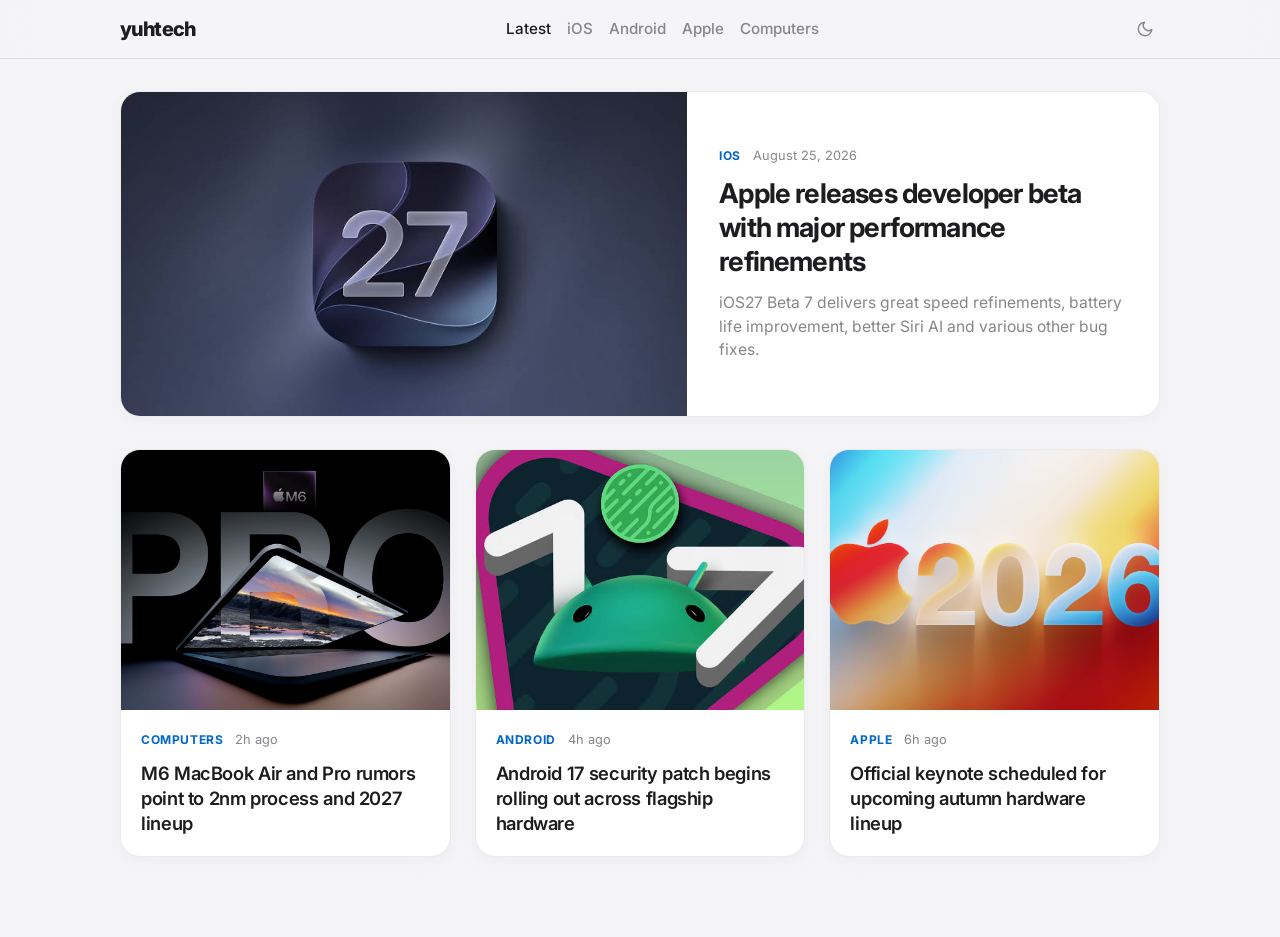
<file: index.html>
<!DOCTYPE html>
<html lang="en">
<head>
  <meta charset="UTF-8">
  <meta name="viewport" content="width=device-width, initial-scale=1.0">
  <title>YuhTech — Tech News</title>
  <link rel="preconnect" href="https://fonts.googleapis.com">
  <link rel="preconnect" href="https://fonts.gstatic.com" crossorigin>
  <link href="https://fonts.googleapis.com/css2?family=Inter:wght@400;500;600;700;800&display=swap" rel="stylesheet">
  <link rel="stylesheet" href="style.css">
</head>
<body>

  <header class="header">
    <div class="header-inner">
      <a href="index.html" class="brand">yuhtech</a>
      <nav class="nav">
        <a href="#" class="nav-link active">Latest</a>
        <a href="ios.html" class="nav-link">iOS</a>
        <a href="android.html" class="nav-link">Android</a>
        <a href="apple.html" class="nav-link">Apple</a>
        <a href="computers.html" class="nav-link">Computers</a>
      </nav>
      <button id="theme-toggle" aria-label="Toggle theme">
        <svg class="sun-icon" viewBox="0 0 24 24">
          <circle cx="12" cy="12" r="5"></circle>
          <line x1="12" y1="1" x2="12" y2="3"></line>
          <line x1="12" y1="21" x2="12" y2="23"></line>
          <line x1="4.22" y1="4.22" x2="5.64" y2="5.64"></line>
          <line x1="18.36" y1="18.36" x2="19.78" y2="19.78"></line>
          <line x1="1" y1="12" x2="3" y2="12"></line>
          <line x1="21" y1="12" x2="23" y2="12"></line>
          <line x1="4.22" y1="19.78" x2="5.64" y2="18.36"></line>
          <line x1="18.36" y1="5.64" x2="19.78" y2="4.22"></line>
        </svg>
        <svg class="moon-icon" viewBox="0 0 24 24">
          <path d="M21 12.79A9 9 0 1 1 11.21 3 7 7 0 0 0 21 12.79z"></path>
        </svg>
      </button>
    </div>
  </header>

  <main class="container">
    
    <a href="article1.html" class="hero-card">
      <div class="card-media">
        <img src="Pictures/ios27.jpeg" alt="iOS 27" class="media-placeholder" style="object-fit: cover;">
      </div>
      <div class="hero-content">
        <div class="meta-row">
          <span class="category">iOS</span>
          <span class="date">August 25, 2026</span>
        </div>
        <h1 class="hero-title">Apple releases developer beta with major performance refinements</h1>
        <p class="hero-excerpt">iOS27 Beta 7 delivers great speed refinements, battery life improvement, better Siri AI and various other bug fixes.</p>
      </div>
    </a>

    <div class="news-grid">
      
      <a href="article2.html" class="news-card">
        <div class="card-media">
          <img src="Pictures/m6macpro.jpg" alt="MacBook Pro M6" class="media-placeholder" style="object-fit: cover;">
        </div>
        <div class="card-content">
          <div class="meta-row">
            <span class="category">Computers</span>
            <span class="date">2h ago</span>
          </div>
          <h2 class="card-title">M6 MacBook Air and Pro rumors point to 2nm process and 2027 lineup</h2>
        </div>
      </a>

      <a href="article3.html" class="news-card">
        <div class="card-media">
          <img src="Pictures/android17.jpg" alt="Android 17" class="media-placeholder" style="object-fit: cover;">
        </div>
        <div class="card-content">
          <div class="meta-row">
            <span class="category">Android</span>
            <span class="date">4h ago</span>
          </div>
          <h2 class="card-title">Android 17 security patch begins rolling out across flagship hardware</h2>
        </div>
      </a>

      <a href="article4.html" class="news-card">
        <div class="card-media">
          <img src="Pictures/event26.jpg" alt="Apple Event Sep 2026" class="media-placeholder" style="object-fit: cover;">
        </div>
        <div class="card-content">
          <div class="meta-row">
            <span class="category">Apple</span>
            <span class="date">6h ago</span>
          </div>
          <h2 class="card-title">Official keynote scheduled for upcoming autumn hardware lineup</h2>
        </div>
      </a>

    </div>

  </main>

  <script src="script.js"></script>
</body>
</html>
</file>
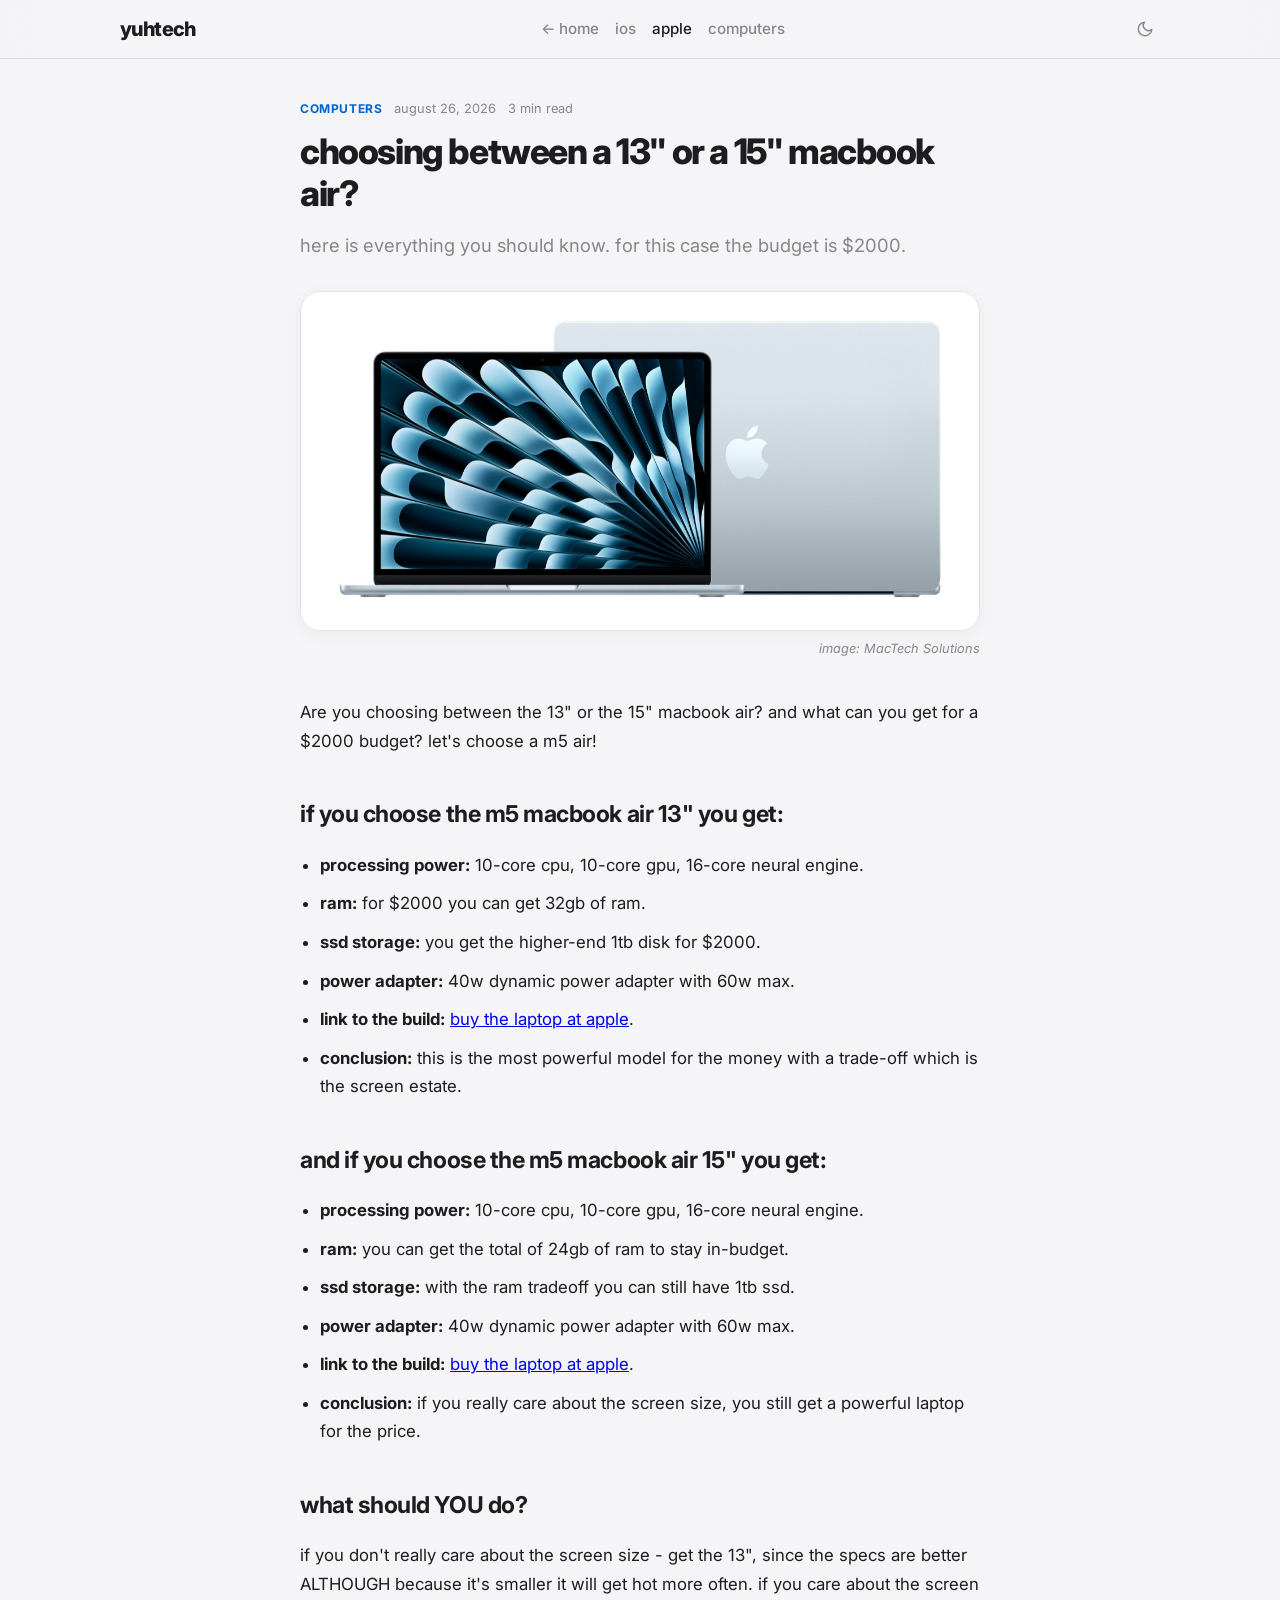
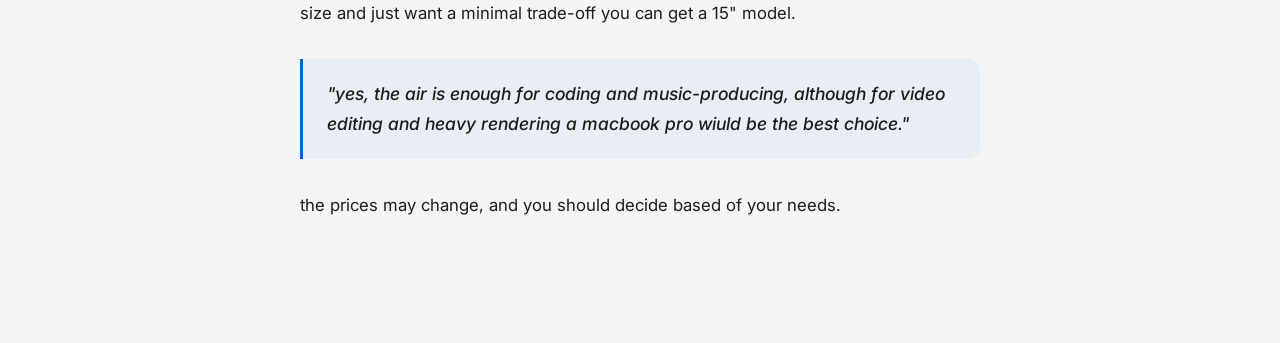
<file: 13or15inchair.html>
<!DOCTYPE html>
<html lang="en">
<head>
  <meta charset="UTF-8">
  <meta name="viewport" content="width=device-width, initial-scale=1.0">
  <title>apple event officially announced — yuhtech</title>
  <link rel="preconnect" href="https://fonts.googleapis.com">
  <link rel="preconnect" href="https://fonts.gstatic.com" crossorigin>
  <link href="https://fonts.googleapis.com/css2?family=Inter:wght@400;500;600;700;800&display=swap" rel="stylesheet">
  <link rel="stylesheet" href="style.css">
</head>
<body>

  <header class="header">
    <div class="header-inner">
      <a href="index.html" class="brand">yuhtech</a>
      <nav class="nav">
        <a href="index.html" class="nav-link">← home</a>
        <a href="ios.html" class="nav-link">ios</a>
        <a href="apple.html" class="nav-link active">apple</a>
        <a href="computers.html" class="nav-link">computers</a>
      </nav>
      <button id="theme-toggle" aria-label="Toggle theme">
        <svg class="sun-icon" viewBox="0 0 24 24">
          <circle cx="12" cy="12" r="5"></circle>
          <line x1="12" y1="1" x2="12" y2="3"></line>
          <line x1="12" y1="21" x2="12" y2="23"></line>
          <line x1="4.22" y1="4.22" x2="5.64" y2="5.64"></line>
          <line x1="18.36" y1="18.36" x2="19.78" y2="19.78"></line>
          <line x1="1" y1="12" x2="3" y2="12"></line>
          <line x1="21" y1="12" x2="23" y2="12"></line>
          <line x1="4.22" y1="19.78" x2="5.64" y2="18.36"></line>
          <line x1="18.36" y1="5.64" x2="19.78" y2="4.22"></line>
        </svg>
        <svg class="moon-icon" viewBox="0 0 24 24">
          <path d="M21 12.79A9 9 0 1 1 11.21 3 7 7 0 0 0 21 12.79z"></path>
        </svg>
      </button>
    </div>
  </header>

  <article class="article-wrapper">
    <header class="article-header">
      <div class="meta-row">
        <span class="category">computers</span>
        <span class="date">august 26, 2026</span>
        <span class="read-time">3 min read</span>
      </div>
      <h1 class="article-title">choosing between a 13" or a 15" macbook air?</h1>
      <p class="article-lead">
        here is everything you should know. for this case the budget is $2000.
      </p>
    </header>

    <figure class="article-media">
      <img src="Pictures/15vs13air.jpg" alt="13 vs 15 inch macbook air" class="article-banner" style="object-fit: cover;">
      <figcaption class="image-source">image: MacTech Solutions</figcaption>
    </figure>

    <div class="article-content">
      <p>
        Are you choosing between the 13" or the 15" macbook air? and what can you get for a $2000 budget? let's choose a m5 air!
      </p>

      <h2>if you choose the m5 macbook air 13" you get:</h2>
      <ul class="article-list">
        <li><strong>processing power:</strong> 10-core cpu, 10-core gpu, 16-core neural engine.</li>
        <li><strong>ram:</strong> for $2000 you can get 32gb of ram.</li>
        <li><strong>ssd storage:</strong> you get the higher-end 1tb disk for $2000.</li>
        <li><strong>power adapter:</strong> 40w dynamic power adapter with 60w max.</li>
		<li><strong>link to the build:</strong> <a href="https://www.apple.com/shop/xc/product/ro-mba-m5-13-inch-skyblue-goo-2026?option.keyboard=065-CKGV&option.inputs=065-CKDX&option.thunderbolt=065-CKDW&option.retina_display=065-CKDY&option.power_adapter=065-CLJ7&option.mouse_and_track_pad=065-CKDV&option.memory=065-CK9Q&option.storage=065-CK9V&option.countrykit=065-CKH0&option.processor=065-CK9M">buy the laptop at apple</a>.</li>
		<li><strong>conclusion:</strong> this is the most powerful model for the money with a trade-off which is the screen estate.</li>
      </ul>
	  
	  <h2>and if you choose the m5 macbook air 15" you get:</h2>
      <ul class="article-list">
        <li><strong>processing power:</strong> 10-core cpu, 10-core gpu, 16-core neural engine.</li>
        <li><strong>ram:</strong> you can get the total of 24gb of ram to stay in-budget.</li>
        <li><strong>ssd storage:</strong> with the ram tradeoff you can still have 1tb ssd.</li>
        <li><strong>power adapter:</strong> 40w dynamic power adapter with 60w max.</li>
		<li><strong>link to the build:</strong> <a href="https://www.apple.com/shop/xc/product/ro-mba-m5-15-inch-sky-blue-bet-bes-ult-2026?option.keyboard=065-CKQQ&option.inputs=065-CKP1&option.thunderbolt=065-CKP0&option.retina_display=065-CKP2&option.power_adapter=065-CLKK&option.mouse_and_track_pad=065-CKNY&option.memory=065-CKN0&option.storage=065-CKN3&option.countrykit=065-CKQX&option.processor=065-CKMX">buy the laptop at apple</a>.</li>
		<li><strong>conclusion:</strong> if you really care about the screen size, you still get a powerful laptop for the price.</li>
      </ul>

      <h2>what should YOU do?</h2>
      <p>
        if you don't really care about the screen size - get the 13", since the specs are better ALTHOUGH because it's smaller it will get hot more often. if you care about the screen size and just want a minimal trade-off you can get a 15" model.
      </p>

      <blockquote class="pull-quote">
        "yes, the air is enough for coding and music-producing, although for video editing and heavy rendering a macbook pro wiuld be the best choice."
      </blockquote>

      <p>
        the prices may change, and you should decide based of your needs.
      </p>
    </div>
  </article>

  <script src="script.js"></script>
</body>
</html>
</file>
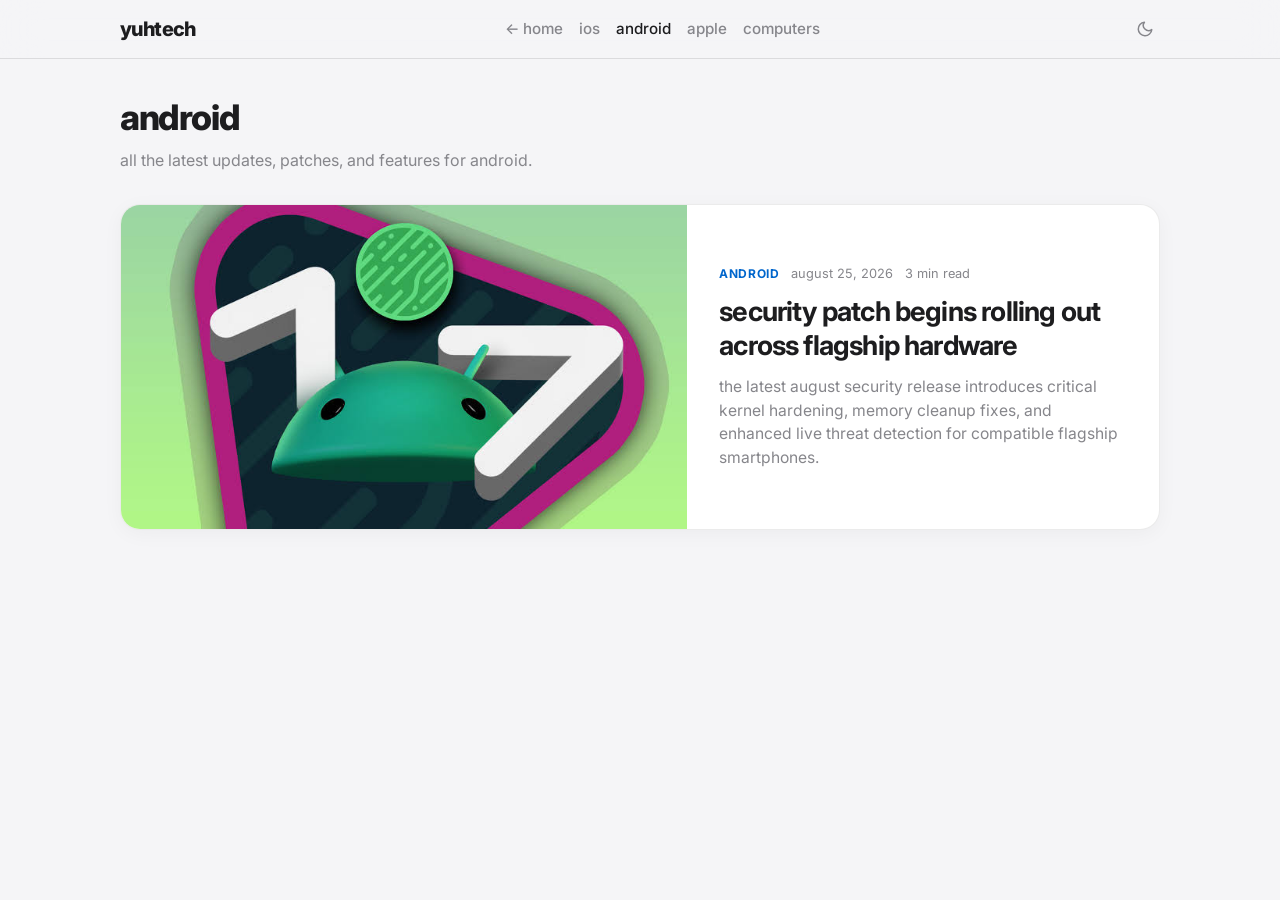
<file: android.html>
<!DOCTYPE html>
<html lang="en">
<head>
  <meta charset="UTF-8">
  <meta name="viewport" content="width=device-width, initial-scale=1.0">
  <title>android — yuhtech</title>
  <link rel="preconnect" href="https://fonts.googleapis.com">
  <link rel="preconnect" href="https://fonts.gstatic.com" crossorigin>
  <link href="https://fonts.googleapis.com/css2?family=Inter:wght@400;500;600;700;800&display=swap" rel="stylesheet">
  <link rel="stylesheet" href="style.css">
</head>
<body>

  <header class="header">
    <div class="header-inner">
      <a href="index.html" class="brand">yuhtech</a>
      <nav class="nav">
        <a href="index.html" class="nav-link">← home</a>
        <a href="ios.html" class="nav-link">ios</a>
        <a href="android.html" class="nav-link active">android</a>
        <a href="apple.html" class="nav-link">apple</a>
        <a href="computers.html" class="nav-link">computers</a>
      </nav>
      <button id="theme-toggle" aria-label="Toggle theme">
        <svg class="sun-icon" viewBox="0 0 24 24">
          <circle cx="12" cy="12" r="5"></circle>
          <line x1="12" y1="1" x2="12" y2="3"></line>
          <line x1="12" y1="21" x2="12" y2="23"></line>
          <line x1="4.22" y1="4.22" x2="5.64" y2="5.64"></line>
          <line x1="18.36" y1="18.36" x2="19.78" y2="19.78"></line>
          <line x1="1" y1="12" x2="3" y2="12"></line>
          <line x1="21" y1="12" x2="23" y2="12"></line>
          <line x1="4.22" y1="19.78" x2="5.64" y2="18.36"></line>
          <line x1="18.36" y1="5.64" x2="19.78" y2="4.22"></line>
        </svg>
        <svg class="moon-icon" viewBox="0 0 24 24">
          <path d="M21 12.79A9 9 0 1 1 11.21 3 7 7 0 0 0 21 12.79z"></path>
        </svg>
      </button>
    </div>
  </header>

  <main class="container">
    <header style="margin-bottom: 32px;">
      <h1 style="font-size: 2.2rem; font-weight: 800; letter-spacing: -0.04em;">android</h1>
      <p style="color: var(--text-secondary); margin-top: 4px;">all the latest updates, patches, and features for android.</p>
    </header>

    <a href="article3.html" class="hero-card">
      <div class="card-media">
        <img src="Pictures/android17.jpg" alt="android update" style="width: 100%; height: 100%; object-fit: cover;">
      </div>
      <div class="hero-content">
        <div class="meta-row">
          <span class="category">android</span>
          <span class="date">august 25, 2026</span>
          <span class="read-time">3 min read</span>
        </div>
        <h2 class="hero-title">security patch begins rolling out across flagship hardware</h2>
        <p class="hero-excerpt">
          the latest august security release introduces critical kernel hardening, memory cleanup fixes, and enhanced live threat detection for compatible flagship smartphones.
        </p>
      </div>
    </a>
  </main>

  <script src="script.js"></script>
</body>
</html>
</file>
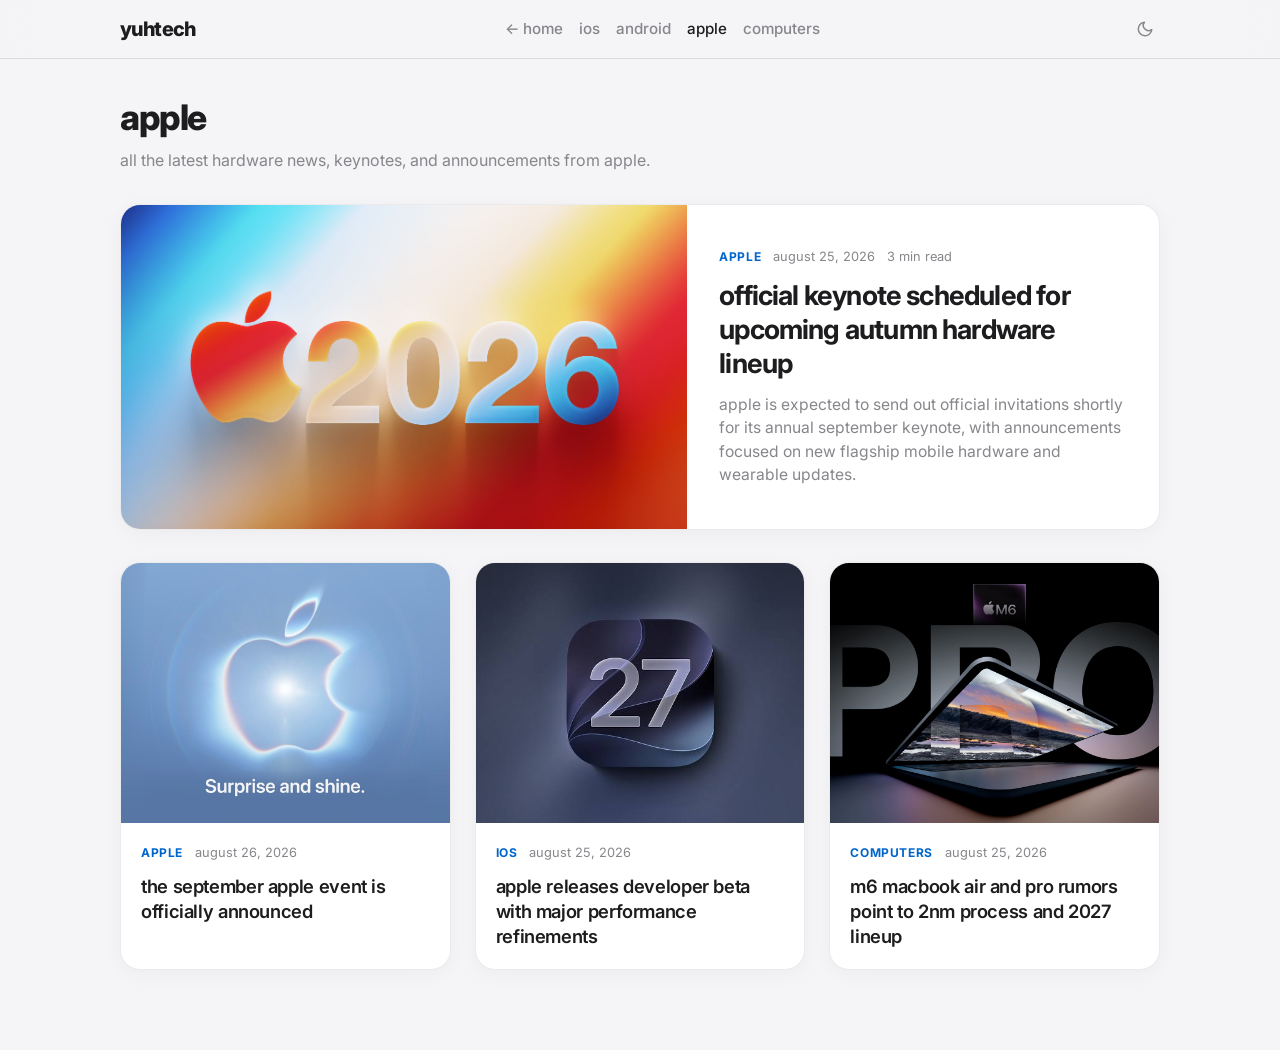
<file: apple.html>
<!DOCTYPE html>
<html lang="en">
<head>
  <meta charset="UTF-8">
  <meta name="viewport" content="width=device-width, initial-scale=1.0">
  <title>apple — yuhtech</title>
  <link rel="preconnect" href="https://fonts.googleapis.com">
  <link rel="preconnect" href="https://fonts.gstatic.com" crossorigin>
  <link href="https://fonts.googleapis.com/css2?family=Inter:wght@400;500;600;700;800&display=swap" rel="stylesheet">
  <link rel="stylesheet" href="style.css">
</head>
<body>

  <header class="header">
    <div class="header-inner">
      <a href="index.html" class="brand">yuhtech</a>
      <nav class="nav">
        <a href="index.html" class="nav-link">← home</a>
        <a href="ios.html" class="nav-link">ios</a>
        <a href="android.html" class="nav-link">android</a>
        <a href="apple.html" class="nav-link active">apple</a>
        <a href="computers.html" class="nav-link">computers</a>
      </nav>
      <button id="theme-toggle" aria-label="Toggle theme">
        <svg class="sun-icon" viewBox="0 0 24 24">
          <circle cx="12" cy="12" r="5"></circle>
          <line x1="12" y1="1" x2="12" y2="3"></line>
          <line x1="12" y1="21" x2="12" y2="23"></line>
          <line x1="4.22" y1="4.22" x2="5.64" y2="5.64"></line>
          <line x1="18.36" y1="18.36" x2="19.78" y2="19.78"></line>
          <line x1="1" y1="12" x2="3" y2="12"></line>
          <line x1="21" y1="12" x2="23" y2="12"></line>
          <line x1="4.22" y1="19.78" x2="5.64" y2="18.36"></line>
          <line x1="18.36" y1="5.64" x2="19.78" y2="4.22"></line>
        </svg>
        <svg class="moon-icon" viewBox="0 0 24 24">
          <path d="M21 12.79A9 9 0 1 1 11.21 3 7 7 0 0 0 21 12.79z"></path>
        </svg>
      </button>
    </div>
  </header>

  <main class="container">
    <header style="margin-bottom: 32px;">
      <h1 style="font-size: 2.2rem; font-weight: 800; letter-spacing: -0.04em;">apple</h1>
      <p style="color: var(--text-secondary); margin-top: 4px;">all the latest hardware news, keynotes, and announcements from apple.</p>
    </header>

    <a href="article4.html" class="hero-card">
      <div class="card-media">
        <img src="Pictures/event26.jpg" alt="keynote hardware" style="width: 100%; height: 100%; object-fit: cover;">
      </div>
      <div class="hero-content">
        <div class="meta-row">
          <span class="category">apple</span>
          <span class="date">august 25, 2026</span>
          <span class="read-time">3 min read</span>
        </div>
        <h2 class="hero-title">official keynote scheduled for upcoming autumn hardware lineup</h2>
        <p class="hero-excerpt">
          apple is expected to send out official invitations shortly for its annual september keynote, with announcements focused on new flagship mobile hardware and wearable updates.
        </p>
      </div>
    </a>

    <div class="news-grid">
      <a href="eventsep26.html" class="news-card">
        <div class="card-media">
          <img src="Pictures/appleeventsep26.jpg" alt="event '26" style="width: 100%; height: 100%; object-fit: cover;">
        </div>
        <div class="card-content">
          <div class="meta-row">
            <span class="category">apple</span>
            <span class="date">august 26, 2026</span>
          </div>
          <h3 class="card-title">the september apple event is officially announced</h3>
        </div>
      </a>

      <a href="article1.html" class="news-card">
        <div class="card-media">
          <img src="Pictures/ios27.jpeg" alt="ios update" style="width: 100%; height: 100%; object-fit: cover;">
        </div>
        <div class="card-content">
          <div class="meta-row">
            <span class="category">ios</span>
            <span class="date">august 25, 2026</span>
          </div>
          <h3 class="card-title">apple releases developer beta with major performance refinements</h3>
        </div>
      </a>

      <a href="article2.html" class="news-card">
        <div class="card-media">
          <img src="Pictures/m6macpro.jpg" alt="macbook lineup" style="width: 100%; height: 100%; object-fit: cover;">
        </div>
        <div class="card-content">
          <div class="meta-row">
            <span class="category">computers</span>
            <span class="date">august 25, 2026</span>
          </div>
          <h3 class="card-title">m6 macbook air and pro rumors point to 2nm process and 2027 lineup</h3>
        </div>
      </a>
    </div>
  </main>

  <script src="script.js"></script>
</body>
</html>
</file>
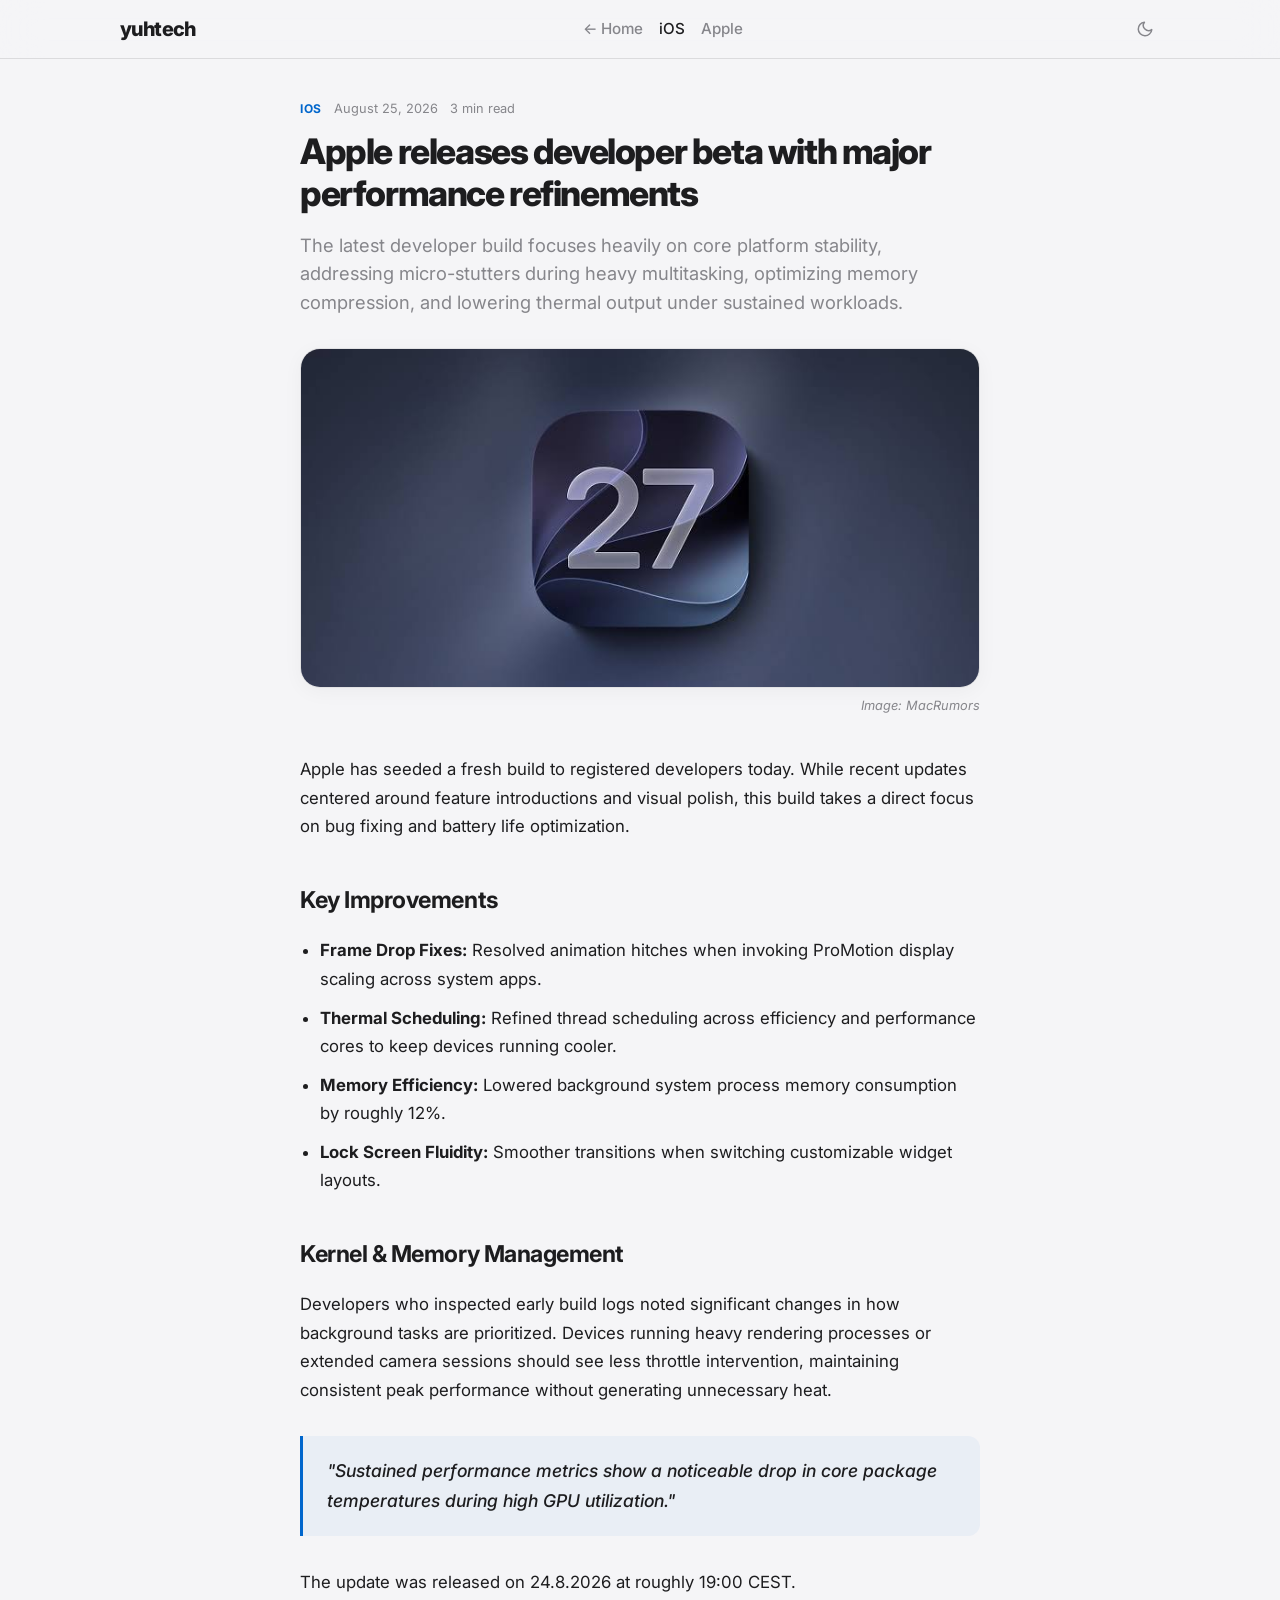
<file: article1.html>
<!DOCTYPE html>
<html lang="en">
<head>
  <meta charset="UTF-8">
  <meta name="viewport" content="width=device-width, initial-scale=1.0">
  <title>Apple Seeds Developer Beta with Thermal and Kernel Fixes — YuhTech</title>
  <link rel="preconnect" href="https://fonts.googleapis.com">
  <link rel="preconnect" href="https://fonts.gstatic.com" crossorigin>
  <link href="https://fonts.googleapis.com/css2?family=Inter:wght@400;500;600;700;800&display=swap" rel="stylesheet">
  <link rel="stylesheet" href="style.css">
</head>
<body>

  <header class="header">
    <div class="header-inner">
      <a href="index.html" class="brand">yuhtech</a>
      <nav class="nav">
        <a href="index.html" class="nav-link">← Home</a>
        <a href="ios.html" class="nav-link active">iOS</a>
        <a href="apple.html" class="nav-link">Apple</a>
      </nav>
      <button id="theme-toggle" aria-label="Toggle theme">
        <svg class="sun-icon" viewBox="0 0 24 24">
          <circle cx="12" cy="12" r="5"></circle>
          <line x1="12" y1="1" x2="12" y2="3"></line>
          <line x1="12" y1="21" x2="12" y2="23"></line>
          <line x1="4.22" y1="4.22" x2="5.64" y2="5.64"></line>
          <line x1="18.36" y1="18.36" x2="19.78" y2="19.78"></line>
          <line x1="1" y1="12" x2="3" y2="12"></line>
          <line x1="21" y1="12" x2="23" y2="12"></line>
          <line x1="4.22" y1="19.78" x2="5.64" y2="18.36"></line>
          <line x1="18.36" y1="5.64" x2="19.78" y2="4.22"></line>
        </svg>
        <svg class="moon-icon" viewBox="0 0 24 24">
          <path d="M21 12.79A9 9 0 1 1 11.21 3 7 7 0 0 0 21 12.79z"></path>
        </svg>
      </button>
    </div>
  </header>

  <article class="article-wrapper">
    <header class="article-header">
      <div class="meta-row">
        <span class="category">iOS</span>
        <span class="date">August 25, 2026</span>
        <span class="read-time">3 min read</span>
      </div>
      <h1 class="article-title">Apple releases developer beta with major performance refinements</h1>
      <p class="article-lead">
        The latest developer build focuses heavily on core platform stability, addressing micro-stutters during heavy multitasking, optimizing memory compression, and lowering thermal output under sustained workloads.
      </p>
    </header>

    <figure class="article-media">
      <img src="Pictures/ios27.jpeg" alt="iOS 27" class="article-banner" style="object-fit: cover;">
      <figcaption class="image-source">Image: MacRumors</figcaption>
    </figure>

    <div class="article-content">
      <p>
        Apple has seeded a fresh build to registered developers today. While recent updates centered around feature introductions and visual polish, this build takes a direct focus on bug fixing and battery life optimization.
      </p>

      <h2>Key Improvements</h2>
      <ul class="article-list">
        <li><strong>Frame Drop Fixes:</strong> Resolved animation hitches when invoking ProMotion display scaling across system apps.</li>
        <li><strong>Thermal Scheduling:</strong> Refined thread scheduling across efficiency and performance cores to keep devices running cooler.</li>
        <li><strong>Memory Efficiency:</strong> Lowered background system process memory consumption by roughly 12%.</li>
        <li><strong>Lock Screen Fluidity:</strong> Smoother transitions when switching customizable widget layouts.</li>
      </ul>

      <h2>Kernel & Memory Management</h2>
      <p>
        Developers who inspected early build logs noted significant changes in how background tasks are prioritized. Devices running heavy rendering processes or extended camera sessions should see less throttle intervention, maintaining consistent peak performance without generating unnecessary heat.
      </p>

      <blockquote class="pull-quote">
        "Sustained performance metrics show a noticeable drop in core package temperatures during high GPU utilization."
      </blockquote>

      <p>
        The update was released on 24.8.2026 at roughly 19:00 CEST.
      </p>
    </div>
  </article>

  <script src="script.js"></script>
</body>
</html>
</file>
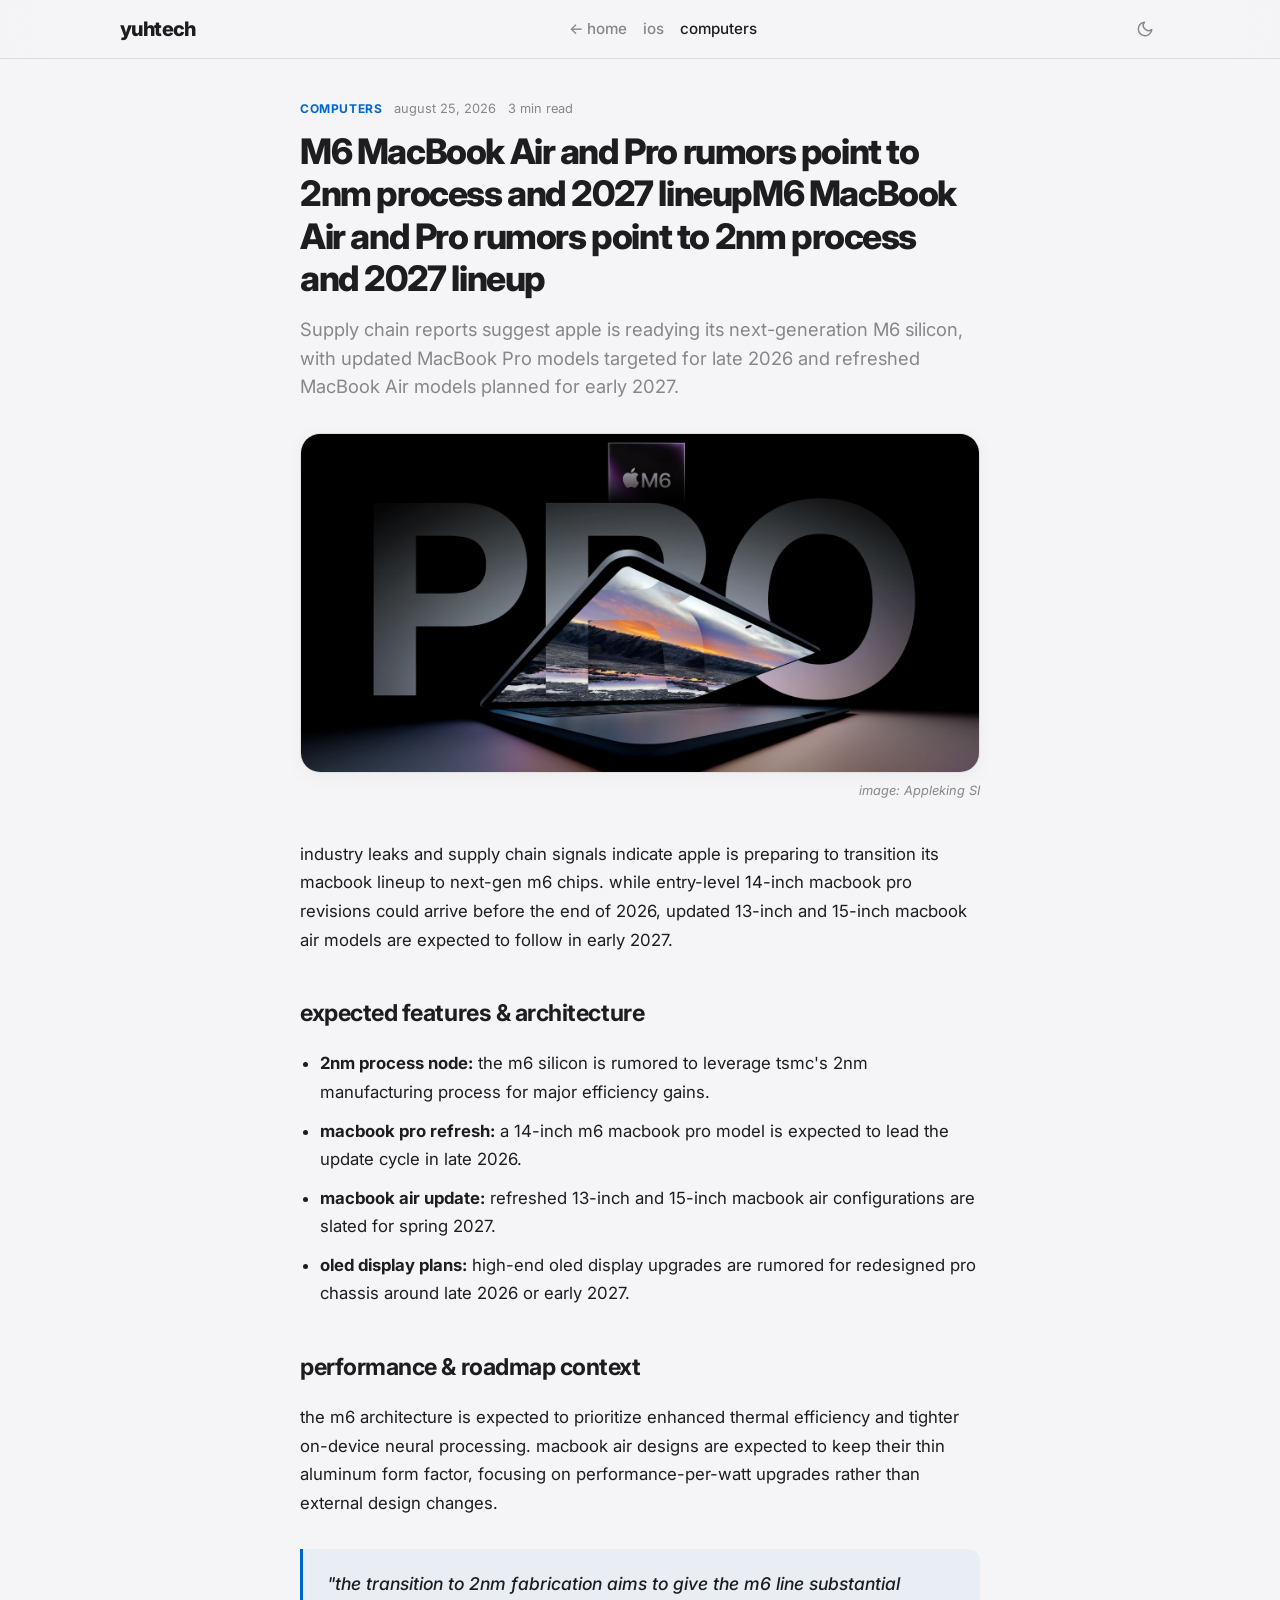
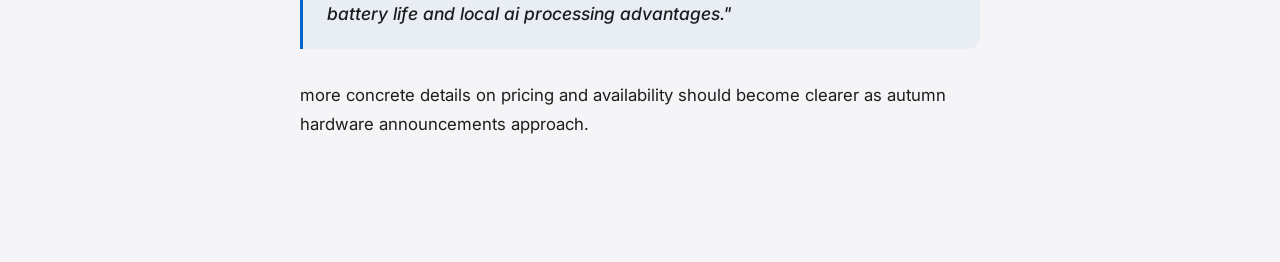
<file: article2.html>
<!DOCTYPE html>
<html lang="en">
<head>
  <meta charset="UTF-8">
  <meta name="viewport" content="width=device-width, initial-scale=1.0">
  <title>m6 macbook air and pro rumors point to 2nm process and 2027 lineup — yuhtech</title>
  <link rel="preconnect" href="https://fonts.googleapis.com">
  <link rel="preconnect" href="https://fonts.gstatic.com" crossorigin>
  <link href="https://fonts.googleapis.com/css2?family=Inter:wght@400;500;600;700;800&display=swap" rel="stylesheet">
  <link rel="stylesheet" href="style.css">
</head>
<body>

  <header class="header">
    <div class="header-inner">
      <a href="index.html" class="brand">yuhtech</a>
      <nav class="nav">
        <a href="index.html" class="nav-link">← home</a>
        <a href="ios.html" class="nav-link">ios</a>
        <a href="computers.html" class="nav-link active">computers</a>
      </nav>
      <button id="theme-toggle" aria-label="Toggle theme">
        <svg class="sun-icon" viewBox="0 0 24 24">
          <circle cx="12" cy="12" r="5"></circle>
          <line x1="12" y1="1" x2="12" y2="3"></line>
          <line x1="12" y1="21" x2="12" y2="23"></line>
          <line x1="4.22" y1="4.22" x2="5.64" y2="5.64"></line>
          <line x1="18.36" y1="18.36" x2="19.78" y2="19.78"></line>
          <line x1="1" y1="12" x2="3" y2="12"></line>
          <line x1="21" y1="12" x2="23" y2="12"></line>
          <line x1="4.22" y1="19.78" x2="5.64" y2="18.36"></line>
          <line x1="18.36" y1="5.64" x2="19.78" y2="4.22"></line>
        </svg>
        <svg class="moon-icon" viewBox="0 0 24 24">
          <path d="M21 12.79A9 9 0 1 1 11.21 3 7 7 0 0 0 21 12.79z"></path>
        </svg>
      </button>
    </div>
  </header>

  <article class="article-wrapper">
    <header class="article-header">
      <div class="meta-row">
        <span class="category">computers</span>
        <span class="date">august 25, 2026</span>
        <span class="read-time">3 min read</span>
      </div>
      <h1 class="article-title">M6 MacBook Air and Pro rumors point to 2nm process and 2027 lineupM6 MacBook Air and Pro rumors point to 2nm process and 2027 lineup</h1>
      <p class="article-lead">
        Supply chain reports suggest apple is readying its next-generation M6 silicon, with updated MacBook Pro models targeted for late 2026 and refreshed MacBook Air models planned for early 2027.
      </p>
    </header>

    <figure class="article-media">
      <img src="Pictures/m6macpro.jpg" alt="macbook lineup" class="article-banner" style="object-fit: cover;">
      <figcaption class="image-source">image: Appleking SI</figcaption>
    </figure>

    <div class="article-content">
      <p>
        industry leaks and supply chain signals indicate apple is preparing to transition its macbook lineup to next-gen m6 chips. while entry-level 14-inch macbook pro revisions could arrive before the end of 2026, updated 13-inch and 15-inch macbook air models are expected to follow in early 2027.
      </p>

      <h2>expected features & architecture</h2>
      <ul class="article-list">
        <li><strong>2nm process node:</strong> the m6 silicon is rumored to leverage tsmc's 2nm manufacturing process for major efficiency gains.</li>
        <li><strong>macbook pro refresh:</strong> a 14-inch m6 macbook pro model is expected to lead the update cycle in late 2026.</li>
        <li><strong>macbook air update:</strong> refreshed 13-inch and 15-inch macbook air configurations are slated for spring 2027.</li>
        <li><strong>oled display plans:</strong> high-end oled display upgrades are rumored for redesigned pro chassis around late 2026 or early 2027.</li>
      </ul>

      <h2>performance & roadmap context</h2>
      <p>
        the m6 architecture is expected to prioritize enhanced thermal efficiency and tighter on-device neural processing. macbook air designs are expected to keep their thin aluminum form factor, focusing on performance-per-watt upgrades rather than external design changes.
      </p>

      <blockquote class="pull-quote">
        "the transition to 2nm fabrication aims to give the m6 line substantial battery life and local ai processing advantages."
      </blockquote>

      <p>
        more concrete details on pricing and availability should become clearer as autumn hardware announcements approach.
      </p>
    </div>
  </article>

  <script src="script.js"></script>
</body>
</html>
</file>
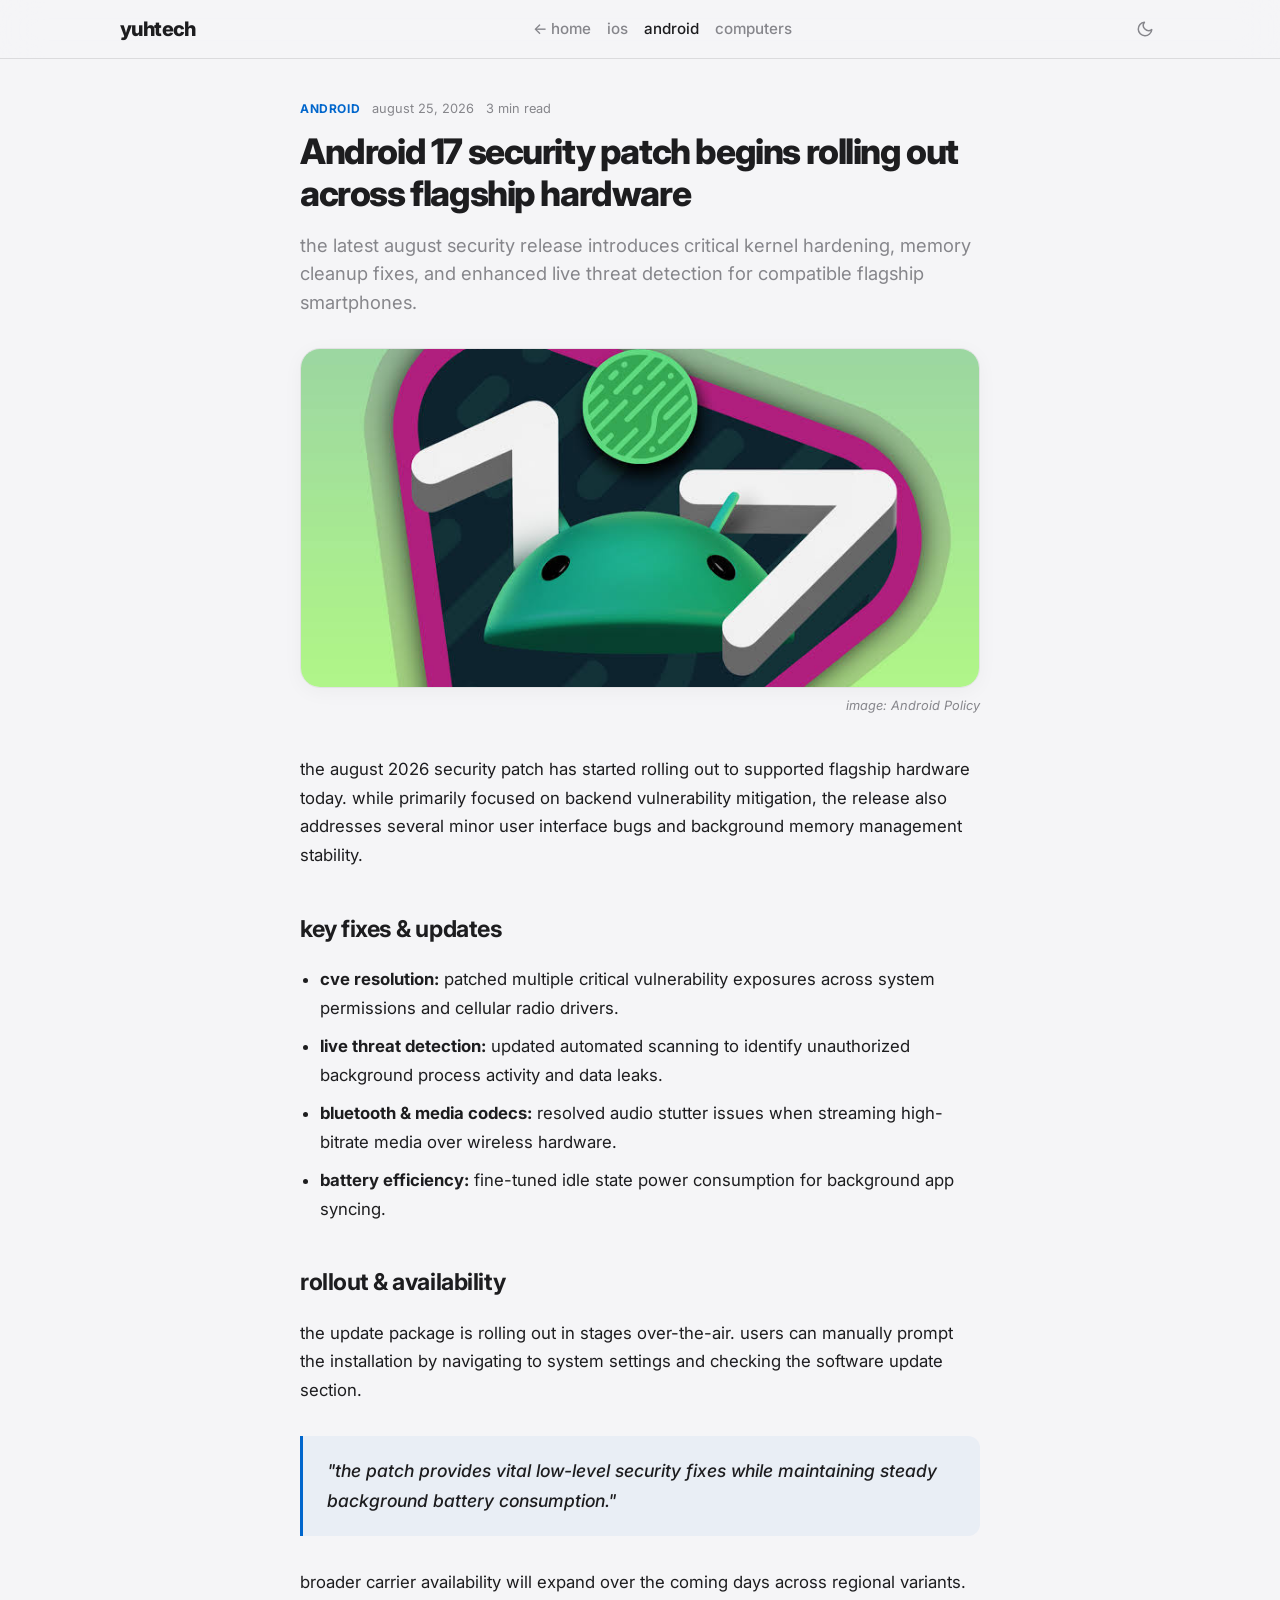
<file: article3.html>
<!DOCTYPE html>
<html lang="en">
<head>
  <meta charset="UTF-8">
  <meta name="viewport" content="width=device-width, initial-scale=1.0">
  <title>security patch begins rolling out across flagship hardware — yuhtech</title>
  <link rel="preconnect" href="https://fonts.googleapis.com">
  <link rel="preconnect" href="https://fonts.gstatic.com" crossorigin>
  <link href="https://fonts.googleapis.com/css2?family=Inter:wght@400;500;600;700;800&display=swap" rel="stylesheet">
  <link rel="stylesheet" href="style.css">
</head>
<body>

  <header class="header">
    <div class="header-inner">
      <a href="index.html" class="brand">yuhtech</a>
      <nav class="nav">
        <a href="index.html" class="nav-link">← home</a>
        <a href="ios.html" class="nav-link">ios</a>
        <a href="android.html" class="nav-link active">android</a>
        <a href="computers.html" class="nav-link">computers</a>
      </nav>
      <button id="theme-toggle" aria-label="Toggle theme">
        <svg class="sun-icon" viewBox="0 0 24 24">
          <circle cx="12" cy="12" r="5"></circle>
          <line x1="12" y1="1" x2="12" y2="3"></line>
          <line x1="12" y1="21" x2="12" y2="23"></line>
          <line x1="4.22" y1="4.22" x2="5.64" y2="5.64"></line>
          <line x1="18.36" y1="18.36" x2="19.78" y2="19.78"></line>
          <line x1="1" y1="12" x2="3" y2="12"></line>
          <line x1="21" y1="12" x2="23" y2="12"></line>
          <line x1="4.22" y1="19.78" x2="5.64" y2="18.36"></line>
          <line x1="18.36" y1="5.64" x2="19.78" y2="4.22"></line>
        </svg>
        <svg class="moon-icon" viewBox="0 0 24 24">
          <path d="M21 12.79A9 9 0 1 1 11.21 3 7 7 0 0 0 21 12.79z"></path>
        </svg>
      </button>
    </div>
  </header>

  <article class="article-wrapper">
    <header class="article-header">
      <div class="meta-row">
        <span class="category">android</span>
        <span class="date">august 25, 2026</span>
        <span class="read-time">3 min read</span>
      </div>
      <h1 class="article-title">Android 17 security patch begins rolling out across flagship hardware</h1>
      <p class="article-lead">
        the latest august security release introduces critical kernel hardening, memory cleanup fixes, and enhanced live threat detection for compatible flagship smartphones.
      </p>
    </header>

    <figure class="article-media">
      <img src="Pictures/android17.jpg" alt="android security update" class="article-banner" style="object-fit: cover;">
      <figcaption class="image-source">image: Android Policy</figcaption>
    </figure>

    <div class="article-content">
      <p>
        the august 2026 security patch has started rolling out to supported flagship hardware today. while primarily focused on backend vulnerability mitigation, the release also addresses several minor user interface bugs and background memory management stability.
      </p>

      <h2>key fixes & updates</h2>
      <ul class="article-list">
        <li><strong>cve resolution:</strong> patched multiple critical vulnerability exposures across system permissions and cellular radio drivers.</li>
        <li><strong>live threat detection:</strong> updated automated scanning to identify unauthorized background process activity and data leaks.</li>
        <li><strong>bluetooth & media codecs:</strong> resolved audio stutter issues when streaming high-bitrate media over wireless hardware.</li>
        <li><strong>battery efficiency:</strong> fine-tuned idle state power consumption for background app syncing.</li>
      </ul>

      <h2>rollout & availability</h2>
      <p>
        the update package is rolling out in stages over-the-air. users can manually prompt the installation by navigating to system settings and checking the software update section.
      </p>

      <blockquote class="pull-quote">
        "the patch provides vital low-level security fixes while maintaining steady background battery consumption."
      </blockquote>

      <p>
        broader carrier availability will expand over the coming days across regional variants.
      </p>
    </div>
  </article>

  <script src="script.js"></script>
</body>
</html>
</file>
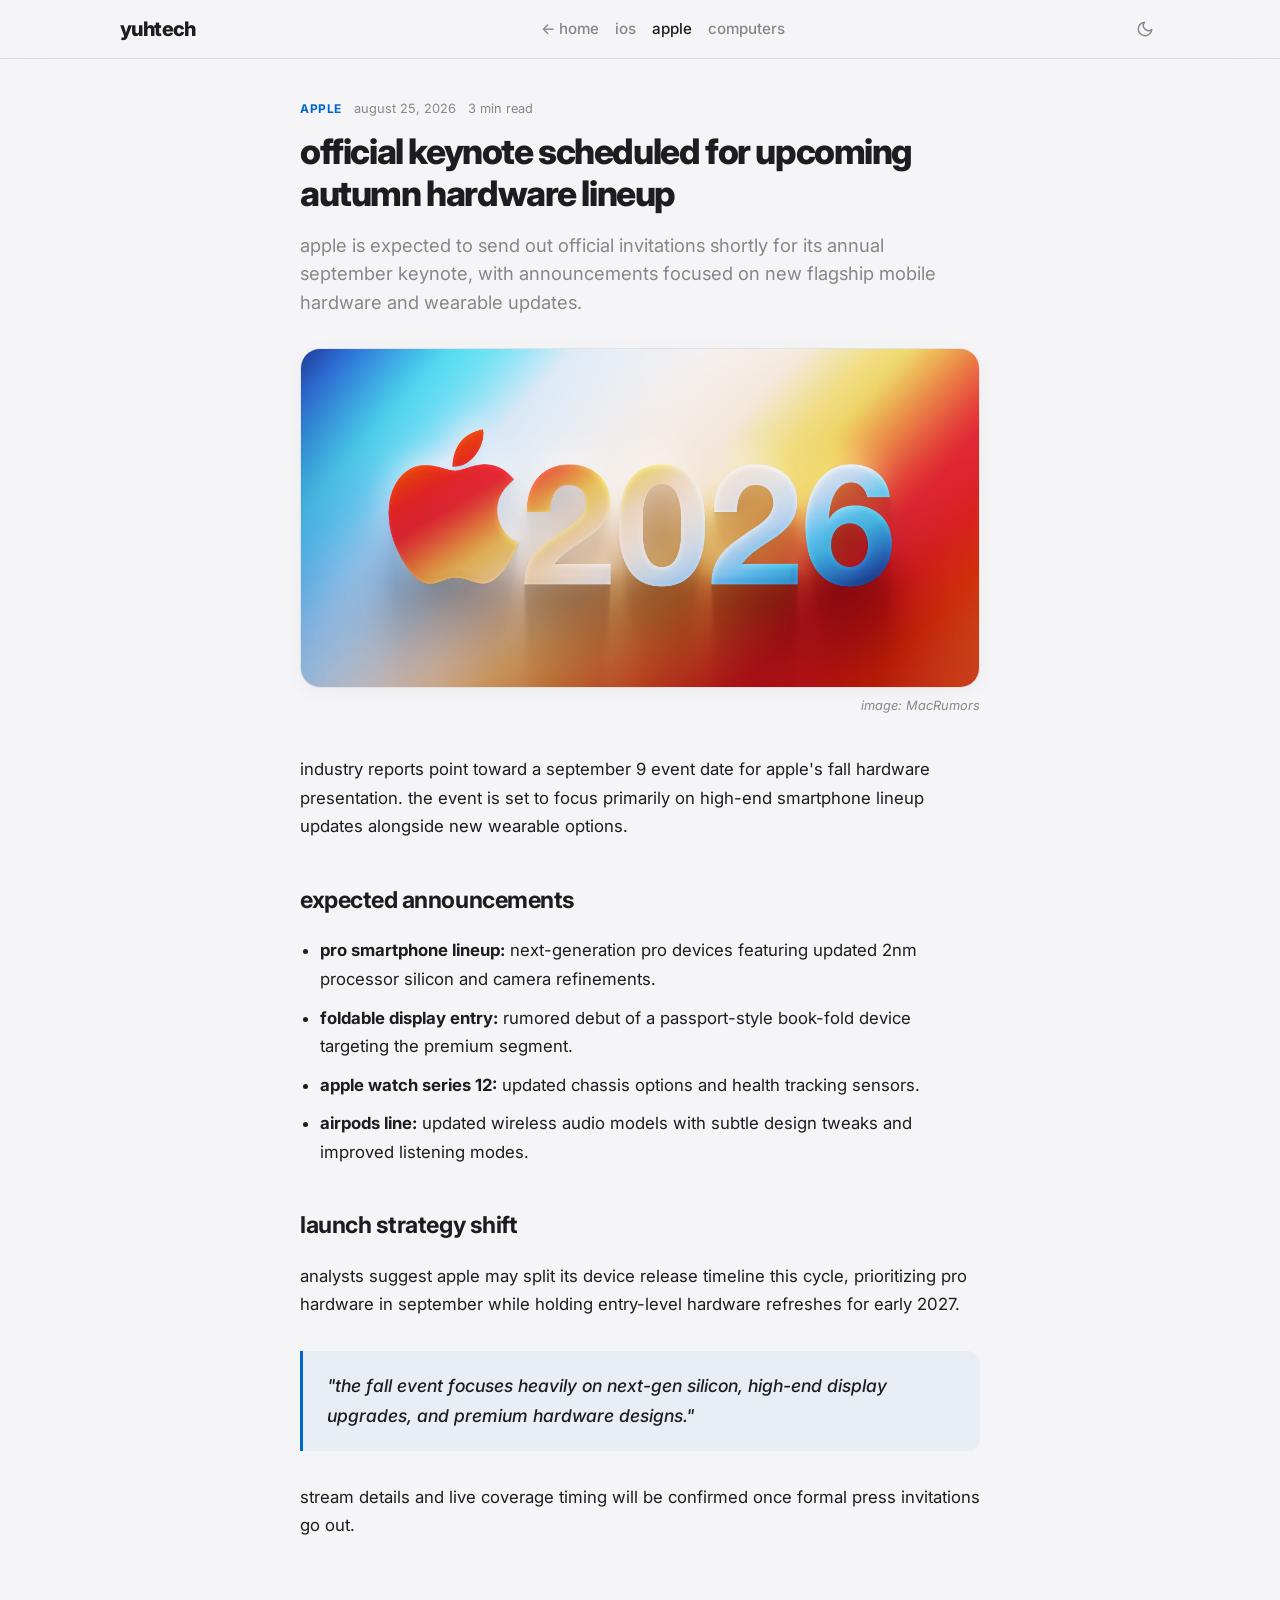
<file: article4.html>
<!DOCTYPE html>
<html lang="en">
<head>
  <meta charset="UTF-8">
  <meta name="viewport" content="width=device-width, initial-scale=1.0">
  <title>official keynote scheduled for upcoming autumn hardware lineup — yuhtech</title>
  <link rel="preconnect" href="https://fonts.googleapis.com">
  <link rel="preconnect" href="https://fonts.gstatic.com" crossorigin>
  <link href="https://fonts.googleapis.com/css2?family=Inter:wght@400;500;600;700;800&display=swap" rel="stylesheet">
  <link rel="stylesheet" href="style.css">
</head>
<body>

  <header class="header">
    <div class="header-inner">
      <a href="index.html" class="brand">yuhtech</a>
      <nav class="nav">
        <a href="index.html" class="nav-link">← home</a>
        <a href="ios.html" class="nav-link">ios</a>
        <a href="apple.html" class="nav-link active">apple</a>
        <a href="computers.html" class="nav-link">computers</a>
      </nav>
      <button id="theme-toggle" aria-label="Toggle theme">
        <svg class="sun-icon" viewBox="0 0 24 24">
          <circle cx="12" cy="12" r="5"></circle>
          <line x1="12" y1="1" x2="12" y2="3"></line>
          <line x1="12" y1="21" x2="12" y2="23"></line>
          <line x1="4.22" y1="4.22" x2="5.64" y2="5.64"></line>
          <line x1="18.36" y1="18.36" x2="19.78" y2="19.78"></line>
          <line x1="1" y1="12" x2="3" y2="12"></line>
          <line x1="21" y1="12" x2="23" y2="12"></line>
          <line x1="4.22" y1="19.78" x2="5.64" y2="18.36"></line>
          <line x1="18.36" y1="5.64" x2="19.78" y2="4.22"></line>
        </svg>
        <svg class="moon-icon" viewBox="0 0 24 24">
          <path d="M21 12.79A9 9 0 1 1 11.21 3 7 7 0 0 0 21 12.79z"></path>
        </svg>
      </button>
    </div>
  </header>

  <article class="article-wrapper">
    <header class="article-header">
      <div class="meta-row">
        <span class="category">apple</span>
        <span class="date">august 25, 2026</span>
        <span class="read-time">3 min read</span>
      </div>
      <h1 class="article-title">official keynote scheduled for upcoming autumn hardware lineup</h1>
      <p class="article-lead">
        apple is expected to send out official invitations shortly for its annual september keynote, with announcements focused on new flagship mobile hardware and wearable updates.
      </p>
    </header>

    <figure class="article-media">
      <img src="Pictures/event26.jpg" alt="apple event keynote" class="article-banner" style="object-fit: cover;">
      <figcaption class="image-source">image: MacRumors</figcaption>
    </figure>

    <div class="article-content">
      <p>
        industry reports point toward a september 9 event date for apple's fall hardware presentation. the event is set to focus primarily on high-end smartphone lineup updates alongside new wearable options.
      </p>

      <h2>expected announcements</h2>
      <ul class="article-list">
        <li><strong>pro smartphone lineup:</strong> next-generation pro devices featuring updated 2nm processor silicon and camera refinements.</li>
        <li><strong>foldable display entry:</strong> rumored debut of a passport-style book-fold device targeting the premium segment.</li>
        <li><strong>apple watch series 12:</strong> updated chassis options and health tracking sensors.</li>
        <li><strong>airpods line:</strong> updated wireless audio models with subtle design tweaks and improved listening modes.</li>
      </ul>

      <h2>launch strategy shift</h2>
      <p>
        analysts suggest apple may split its device release timeline this cycle, prioritizing pro hardware in september while holding entry-level hardware refreshes for early 2027.
      </p>

      <blockquote class="pull-quote">
        "the fall event focuses heavily on next-gen silicon, high-end display upgrades, and premium hardware designs."
      </blockquote>

      <p>
        stream details and live coverage timing will be confirmed once formal press invitations go out.
      </p>
    </div>
  </article>

  <script src="script.js"></script>
</body>
</html>
</file>
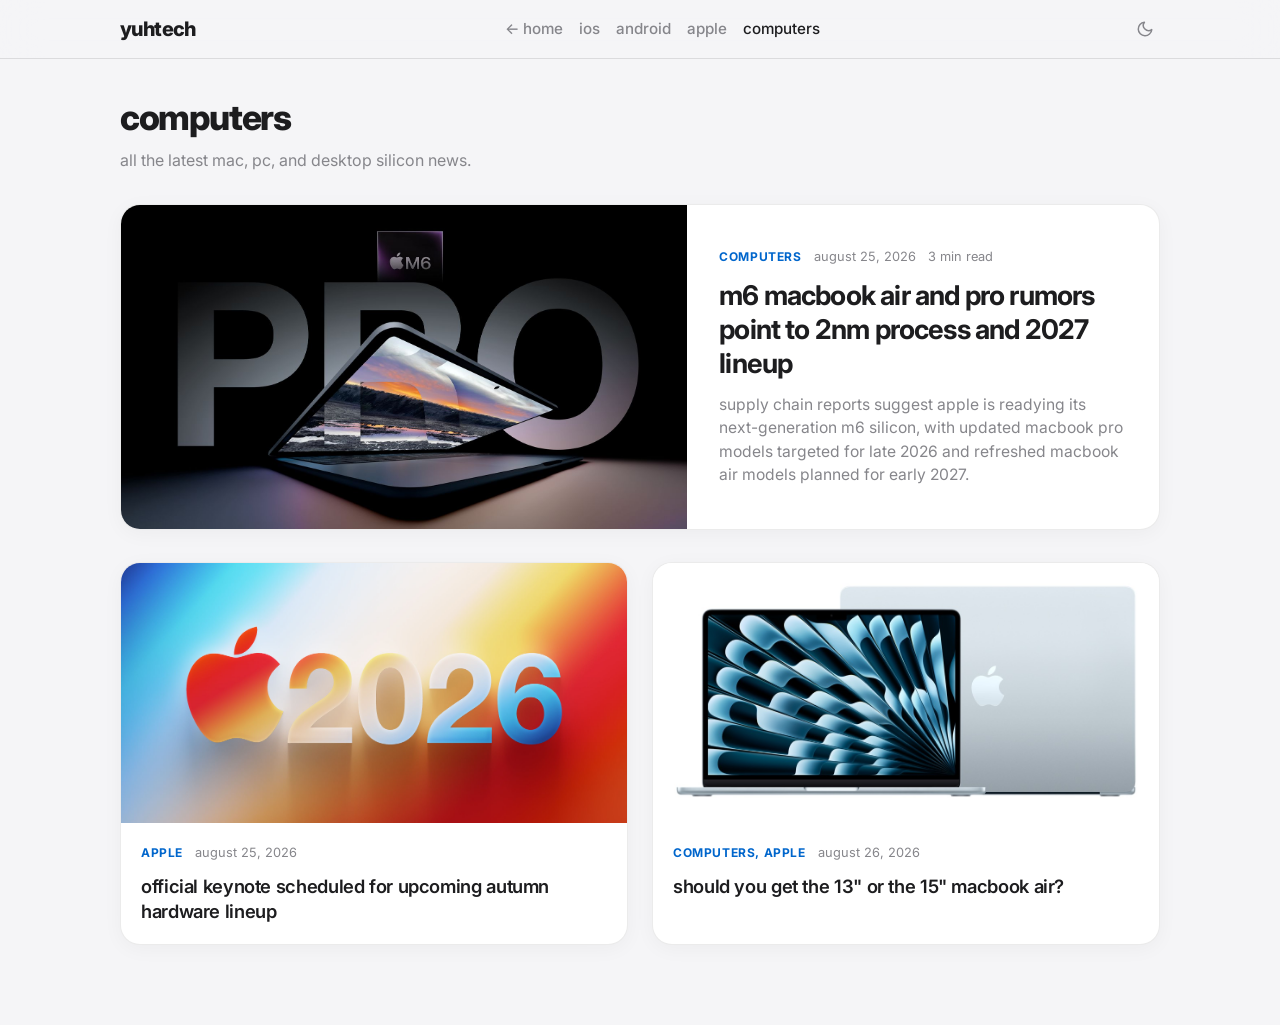
<file: computers.html>
<!DOCTYPE html>
<html lang="en">
<head>
  <meta charset="UTF-8">
  <meta name="viewport" content="width=device-width, initial-scale=1.0">
  <title>computers — yuhtech</title>
  <link rel="preconnect" href="https://fonts.googleapis.com">
  <link rel="preconnect" href="https://fonts.gstatic.com" crossorigin>
  <link href="https://fonts.googleapis.com/css2?family=Inter:wght@400;500;600;700;800&display=swap" rel="stylesheet">
  <link rel="stylesheet" href="style.css">
</head>
<body>

  <header class="header">
    <div class="header-inner">
      <a href="index.html" class="brand">yuhtech</a>
      <nav class="nav">
        <a href="index.html" class="nav-link">← home</a>
        <a href="ios.html" class="nav-link">ios</a>
        <a href="android.html" class="nav-link">android</a>
        <a href="apple.html" class="nav-link">apple</a>
        <a href="computers.html" class="nav-link active">computers</a>
      </nav>
      <button id="theme-toggle" aria-label="Toggle theme">
        <svg class="sun-icon" viewBox="0 0 24 24">
          <circle cx="12" cy="12" r="5"></circle>
          <line x1="12" y1="1" x2="12" y2="3"></line>
          <line x1="12" y1="21" x2="12" y2="23"></line>
          <line x1="4.22" y1="4.22" x2="5.64" y2="5.64"></line>
          <line x1="18.36" y1="18.36" x2="19.78" y2="19.78"></line>
          <line x1="1" y1="12" x2="3" y2="12"></line>
          <line x1="21" y1="12" x2="23" y2="12"></line>
          <line x1="4.22" y1="19.78" x2="5.64" y2="18.36"></line>
          <line x1="18.36" y1="5.64" x2="19.78" y2="4.22"></line>
        </svg>
        <svg class="moon-icon" viewBox="0 0 24 24">
          <path d="M21 12.79A9 9 0 1 1 11.21 3 7 7 0 0 0 21 12.79z"></path>
        </svg>
      </button>
    </div>
  </header>

  <main class="container">
    <header style="margin-bottom: 32px;">
      <h1 style="font-size: 2.2rem; font-weight: 800; letter-spacing: -0.04em;">computers</h1>
      <p style="color: var(--text-secondary); margin-top: 4px;">all the latest mac, pc, and desktop silicon news.</p>
    </header>

    <a href="article2.html" class="hero-card">
      <div class="card-media">
        <img src="Pictures/m6macpro.jpg" alt="macbook lineup" style="width: 100%; height: 100%; object-fit: cover;">
      </div>
      <div class="hero-content">
        <div class="meta-row">
          <span class="category">computers</span>
          <span class="date">august 25, 2026</span>
          <span class="read-time">3 min read</span>
        </div>
        <h2 class="hero-title">m6 macbook air and pro rumors point to 2nm process and 2027 lineup</h2>
        <p class="hero-excerpt">
          supply chain reports suggest apple is readying its next-generation m6 silicon, with updated macbook pro models targeted for late 2026 and refreshed macbook air models planned for early 2027.
        </p>
      </div>
    </a>

    <div class="news-grid">
      <a href="article4.html" class="news-card">
        <div class="card-media">
          <img src="Pictures/event26.jpg" alt="keynote hardware" style="width: 100%; height: 100%; object-fit: cover;">
        </div>
        <div class="card-content">
          <div class="meta-row">
            <span class="category">apple</span>
            <span class="date">august 25, 2026</span>
          </div>
          <h3 class="card-title">official keynote scheduled for upcoming autumn hardware lineup</h3>
        </div>
      </a>
      <a href="13or15inchair.html" class="news-card">
        <div class="card-media">
          <img src="Pictures/15vs13air.jpg" alt="13 vs 15 inch macbook air" style="width: 100%; height: 100%; object-fit: cover;">
        </div>
        <div class="card-content">
          <div class="meta-row">
            <span class="category">computers, apple</span>
            <span class="date">august 26, 2026</span>
          </div>
          <h3 class="card-title">should you get the 13" or the 15" macbook air?</h3>
        </div>
      </a>
    </div>
  </main>

  <script src="script.js"></script>
</body>
</html>
</file>
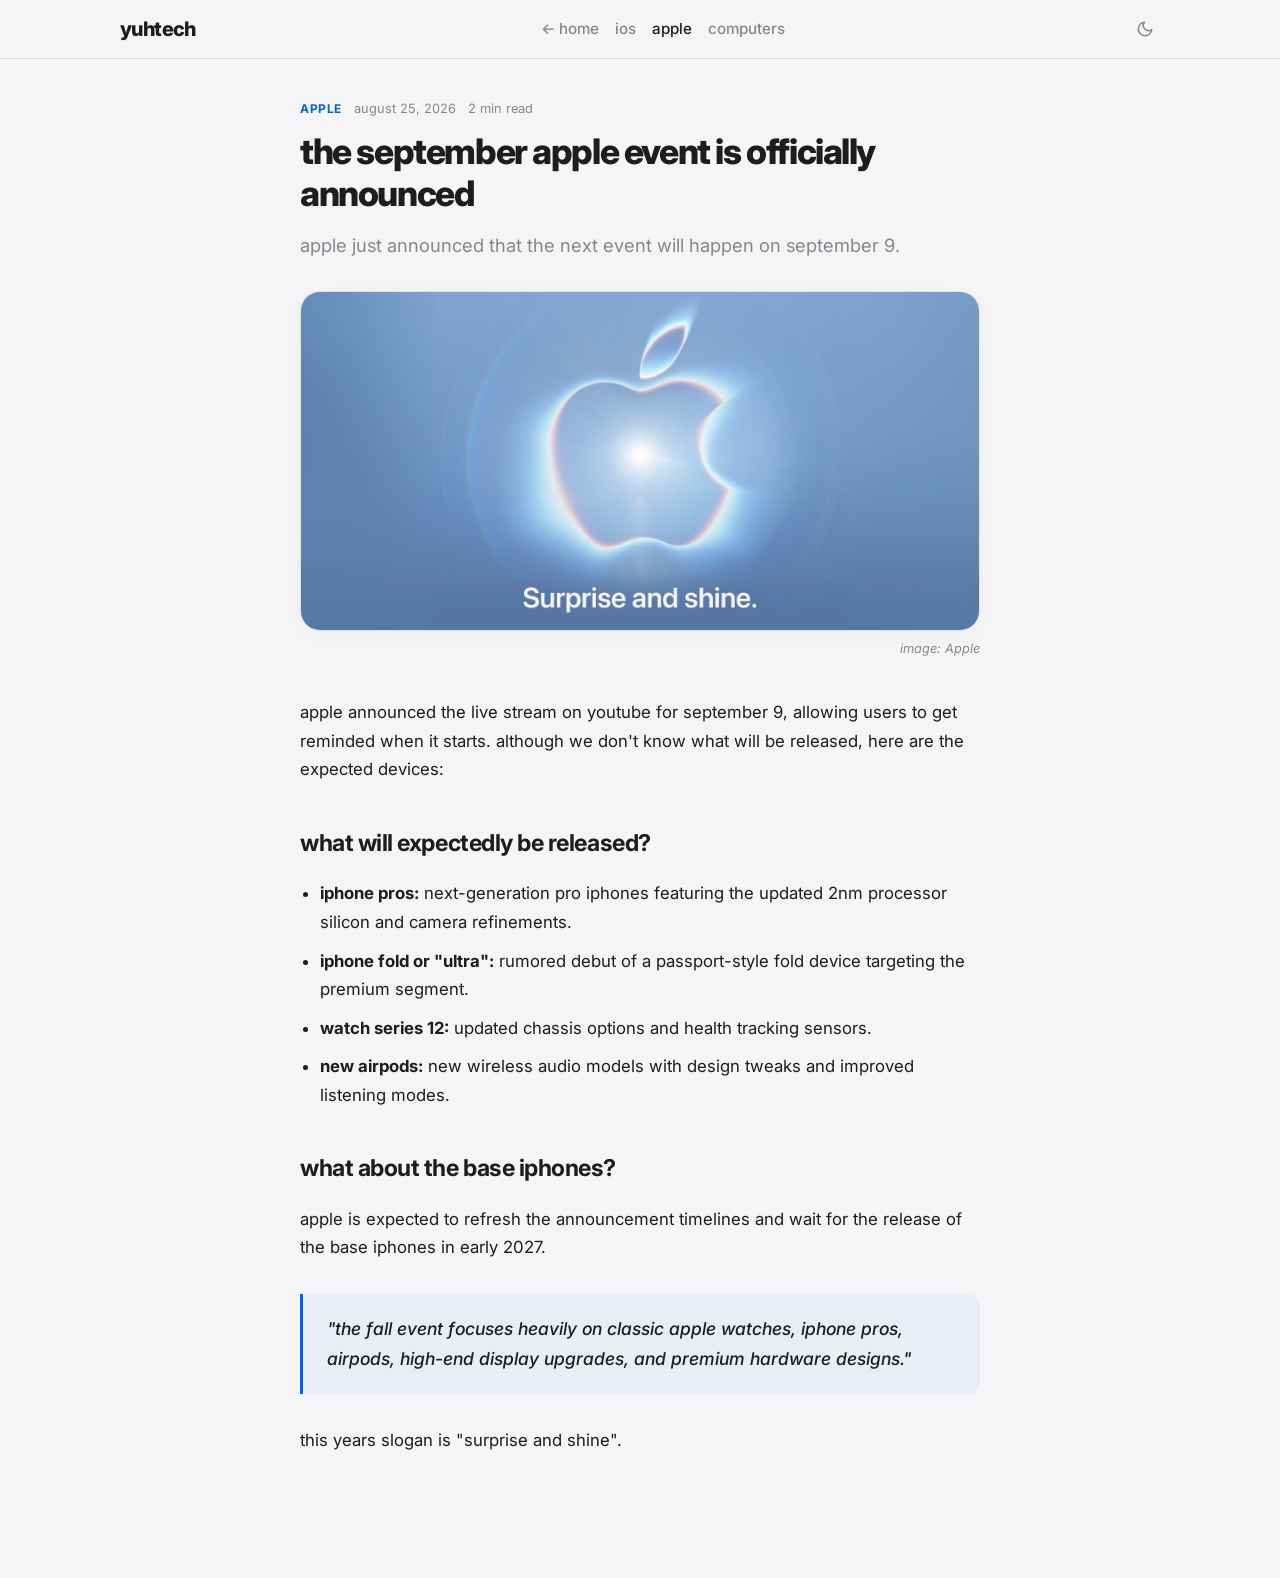
<file: eventsep26.html>
<!DOCTYPE html>
<html lang="en">
<head>
  <meta charset="UTF-8">
  <meta name="viewport" content="width=device-width, initial-scale=1.0">
  <title>apple event officially announced — yuhtech</title>
  <link rel="preconnect" href="https://fonts.googleapis.com">
  <link rel="preconnect" href="https://fonts.gstatic.com" crossorigin>
  <link href="https://fonts.googleapis.com/css2?family=Inter:wght@400;500;600;700;800&display=swap" rel="stylesheet">
  <link rel="stylesheet" href="style.css">
</head>
<body>

  <header class="header">
    <div class="header-inner">
      <a href="index.html" class="brand">yuhtech</a>
      <nav class="nav">
        <a href="index.html" class="nav-link">← home</a>
        <a href="ios.html" class="nav-link">ios</a>
        <a href="apple.html" class="nav-link active">apple</a>
        <a href="computers.html" class="nav-link">computers</a>
      </nav>
      <button id="theme-toggle" aria-label="Toggle theme">
        <svg class="sun-icon" viewBox="0 0 24 24">
          <circle cx="12" cy="12" r="5"></circle>
          <line x1="12" y1="1" x2="12" y2="3"></line>
          <line x1="12" y1="21" x2="12" y2="23"></line>
          <line x1="4.22" y1="4.22" x2="5.64" y2="5.64"></line>
          <line x1="18.36" y1="18.36" x2="19.78" y2="19.78"></line>
          <line x1="1" y1="12" x2="3" y2="12"></line>
          <line x1="21" y1="12" x2="23" y2="12"></line>
          <line x1="4.22" y1="19.78" x2="5.64" y2="18.36"></line>
          <line x1="18.36" y1="5.64" x2="19.78" y2="4.22"></line>
        </svg>
        <svg class="moon-icon" viewBox="0 0 24 24">
          <path d="M21 12.79A9 9 0 1 1 11.21 3 7 7 0 0 0 21 12.79z"></path>
        </svg>
      </button>
    </div>
  </header>

  <article class="article-wrapper">
    <header class="article-header">
      <div class="meta-row">
        <span class="category">apple</span>
        <span class="date">august 25, 2026</span>
        <span class="read-time">2 min read</span>
      </div>
      <h1 class="article-title">the september apple event is officially announced</h1>
      <p class="article-lead">
        apple just announced that the next event will happen on september 9.
      </p>
    </header>

    <figure class="article-media">
      <img src="Pictures/appleeventsep26.jpg" alt="apple event september 2026" class="article-banner" style="object-fit: cover;">
      <figcaption class="image-source">image: Apple</figcaption>
    </figure>

    <div class="article-content">
      <p>
        apple announced the live stream on youtube for september 9, allowing users to get reminded when it starts. although we don't know what will be released, here are the expected devices:
      </p>

      <h2>what will expectedly be released?</h2>
      <ul class="article-list">
        <li><strong>iphone pros:</strong> next-generation pro iphones featuring the updated 2nm processor silicon and camera refinements.</li>
        <li><strong>iphone fold or "ultra":</strong> rumored debut of a passport-style fold device targeting the premium segment.</li>
        <li><strong>watch series 12:</strong> updated chassis options and health tracking sensors.</li>
        <li><strong>new airpods:</strong> new wireless audio models with design tweaks and improved listening modes.</li>
      </ul>

      <h2>what about the base iphones?</h2>
      <p>
        apple is expected to refresh the announcement timelines and wait for the release of the base iphones in early 2027.
      </p>

      <blockquote class="pull-quote">
        "the fall event focuses heavily on classic apple watches, iphone pros, airpods, high-end display upgrades, and premium hardware designs."
      </blockquote>

      <p>
        this years slogan is "surprise and shine".
      </p>
    </div>
  </article>

  <script src="script.js"></script>
</body>
</html>
</file>
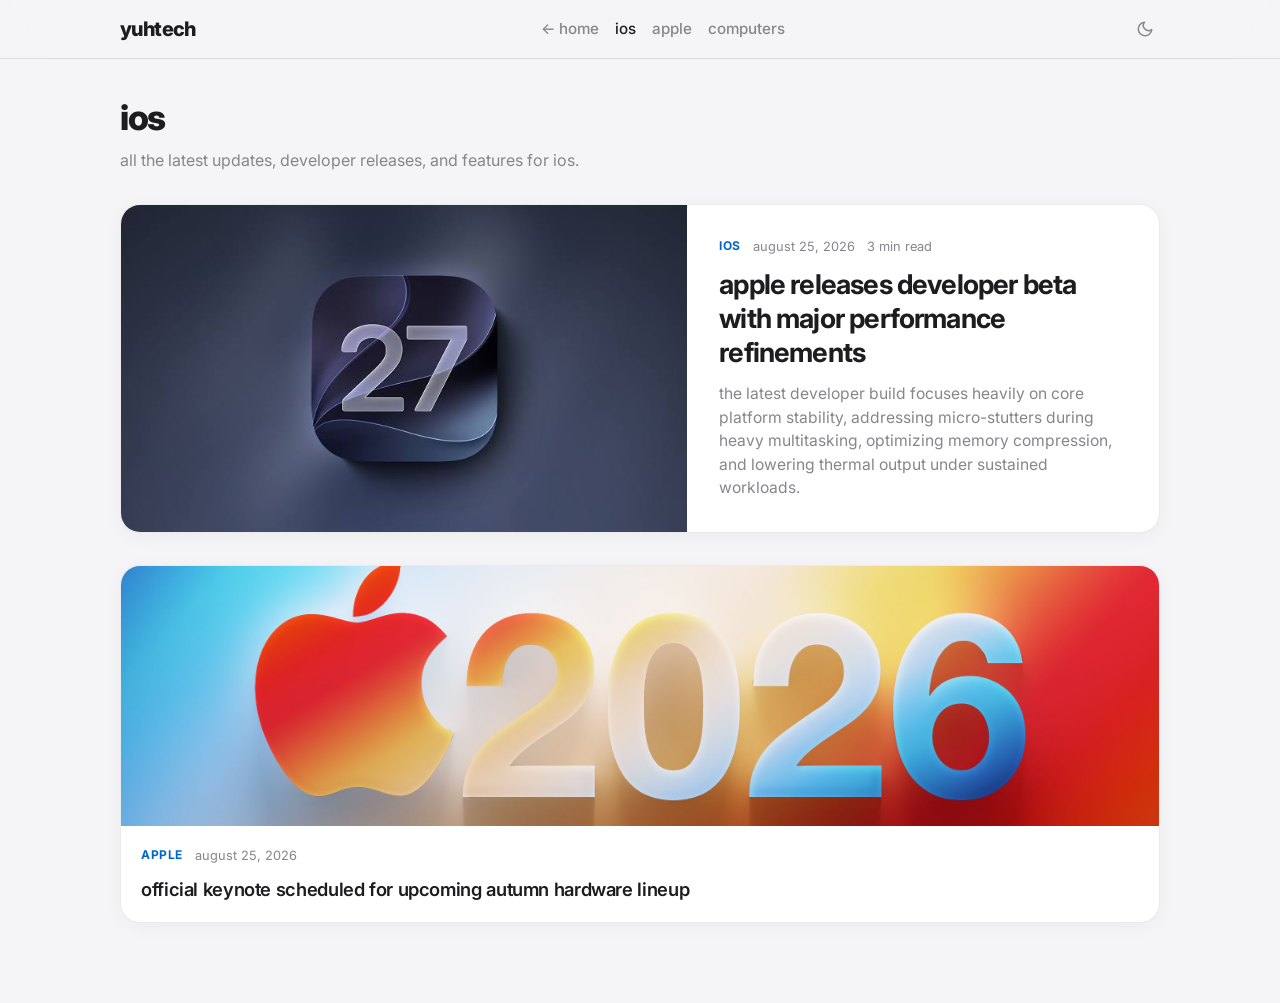
<file: ios.html>
<!DOCTYPE html>
<html lang="en">
<head>
  <meta charset="UTF-8">
  <meta name="viewport" content="width=device-width, initial-scale=1.0">
  <title>ios — yuhtech</title>
  <link rel="preconnect" href="https://fonts.googleapis.com">
  <link rel="preconnect" href="https://fonts.gstatic.com" crossorigin>
  <link href="https://fonts.googleapis.com/css2?family=Inter:wght@400;500;600;700;800&display=swap" rel="stylesheet">
  <link rel="stylesheet" href="style.css">
</head>
<body>

  <header class="header">
    <div class="header-inner">
      <a href="index.html" class="brand">yuhtech</a>
      <nav class="nav">
        <a href="index.html" class="nav-link">← home</a>
        <a href="ios.html" class="nav-link active">ios</a>
        <a href="apple.html" class="nav-link">apple</a>
        <a href="computers.html" class="nav-link">computers</a>
      </nav>
      <button id="theme-toggle" aria-label="Toggle theme">
        <svg class="sun-icon" viewBox="0 0 24 24">
          <circle cx="12" cy="12" r="5"></circle>
          <line x1="12" y1="1" x2="12" y2="3"></line>
          <line x1="12" y1="21" x2="12" y2="23"></line>
          <line x1="4.22" y1="4.22" x2="5.64" y2="5.64"></line>
          <line x1="18.36" y1="18.36" x2="19.78" y2="19.78"></line>
          <line x1="1" y1="12" x2="3" y2="12"></line>
          <line x1="21" y1="12" x2="23" y2="12"></line>
          <line x1="4.22" y1="19.78" x2="5.64" y2="18.36"></line>
          <line x1="18.36" y1="5.64" x2="19.78" y2="4.22"></line>
        </svg>
        <svg class="moon-icon" viewBox="0 0 24 24">
          <path d="M21 12.79A9 9 0 1 1 11.21 3 7 7 0 0 0 21 12.79z"></path>
        </svg>
      </button>
    </div>
  </header>

  <main class="container">
    <header style="margin-bottom: 32px;">
      <h1 style="font-size: 2.2rem; font-weight: 800; letter-spacing: -0.04em;">ios</h1>
      <p style="color: var(--text-secondary); margin-top: 4px;">all the latest updates, developer releases, and features for ios.</p>
    </header>

    <a href="article1.html" class="hero-card">
      <div class="card-media">
        <img src="Pictures/ios27.jpeg" alt="ios update" style="width: 100%; height: 100%; object-fit: cover;">
      </div>
      <div class="hero-content">
        <div class="meta-row">
          <span class="category">ios</span>
          <span class="date">august 25, 2026</span>
          <span class="read-time">3 min read</span>
        </div>
        <h2 class="hero-title">apple releases developer beta with major performance refinements</h2>
        <p class="hero-excerpt">
          the latest developer build focuses heavily on core platform stability, addressing micro-stutters during heavy multitasking, optimizing memory compression, and lowering thermal output under sustained workloads.
        </p>
      </div>
    </a>

    <div class="news-grid">
      <a href="article4.html" class="news-card">
        <div class="card-media">
          <img src="Pictures/event26.jpg" alt="keynote hardware" style="width: 100%; height: 100%; object-fit: cover;">
        </div>
        <div class="card-content">
          <div class="meta-row">
            <span class="category">apple</span>
            <span class="date">august 25, 2026</span>
          </div>
          <h3 class="card-title">official keynote scheduled for upcoming autumn hardware lineup</h3>
        </div>
      </a>
    </div>
  </main>

  <script src="script.js"></script>
</body>
</html>
</file>
<file: style.css>
:root,
html[data-theme="light"] {
  --bg: #f5f5f7;
  --header-bg: rgba(245, 245, 247, 0.75);
  --surface: #ffffff;
  --text-primary: #1d1d1f;
  --text-secondary: #86868b;
  --accent: #0066cc;
  --border: rgba(0, 0, 0, 0.08);
  --shadow: 0 4px 20px rgba(0, 0, 0, 0.04);
  --shadow-hover: 0 12px 32px rgba(0, 0, 0, 0.08);
  --quote-bg: rgba(0, 102, 204, 0.05);
  --ease: cubic-bezier(0.16, 1, 0.3, 1);
  --font: 'Inter', -apple-system, BlinkMacSystemFont, "SF Pro Display", "SF Pro Text", system-ui, sans-serif;
}

html[data-theme="dark"] {
  --bg: #000000;
  --header-bg: rgba(0, 0, 0, 0.72);
  --surface: #121214;
  --text-primary: #f5f5f7;
  --text-secondary: #86868b;
  --accent: #2997ff;
  --border: rgba(255, 255, 255, 0.1);
  --shadow: 0 4px 20px rgba(0, 0, 0, 0.4);
  --shadow-hover: 0 12px 32px rgba(0, 0, 0, 0.6);
  --quote-bg: rgba(41, 151, 255, 0.08);
}

* {
  box-sizing: border-box;
  margin: 0;
  padding: 0;
}

body {
  font-family: var(--font);
  background-color: var(--bg);
  color: var(--text-primary);
  line-height: 1.5;
  transition: background-color 0.3s var(--ease), color 0.3s var(--ease);
  -webkit-font-smoothing: antialiased;
}

.header {
  position: sticky;
  top: 0;
  z-index: 1000;
  width: 100%;
  background: var(--header-bg, rgba(255, 255, 255, 0.75));
  backdrop-filter: blur(20px);
  -webkit-backdrop-filter: blur(20px);
  border-bottom: 1px solid var(--border-color, rgba(0, 0, 0, 0.1));
  transition: background-color 0.3s ease;
}

.header-inner {
  max-width: 1080px;
  margin: 0 auto;
  padding: 14px 20px;
  display: flex;
  align-items: center;
  justify-content: space-between;
}

.brand {
  font-weight: 800;
  font-size: 1.25rem;
  letter-spacing: -0.03em;
  color: var(--text-primary);
  text-decoration: none;
  flex-shrink: 0;
}

/* Horizontal Scrollable Nav */
.nav {
  display: flex;
  align-items: center;
  gap: 16px;
}

.nav-link {
  font-weight: 500;
  font-size: 0.95rem;
  color: var(--text-secondary);
  text-decoration: none;
  transition: color 0.2s ease;
}

.nav-link:hover,
.nav-link.active {
  color: var(--text-primary);
}

#theme-toggle {
  background: transparent;
  border: none;
  cursor: pointer;
  padding: 4px;
  display: flex;
  align-items: center;
  justify-content: center;
  color: var(--text-primary);
  flex-shrink: 0;
}

/* Mobile Breakpoint Fix */
@media (max-width: 640px) {
  .header-inner {
    padding: 10px 16px;
    display: grid;
    grid-template-columns: 1fr auto;
    grid-template-rows: auto auto;
    row-gap: 10px;
  }

  .brand {
    grid-column: 1;
    grid-row: 1;
  }

  #theme-toggle {
    grid-column: 2;
    grid-row: 1;
  }

  .nav {
    grid-column: 1 / -1;
    grid-row: 2;
    display: flex;
    overflow-x: auto;
    white-space: nowrap;
    gap: 12px;
    padding-bottom: 4px;
    margin: 0 -16px;
    padding: 0 16px 4px 16px;
    -webkit-overflow-scrolling: touch;
    scrollbar-width: none;
  }

  .nav::-webkit-scrollbar {
    display: none;
  }

  .nav-link {
    font-size: 0.875rem;
  }
}.header {
  position: sticky;
  top: 0;
  z-index: 1000;
  width: 100%;
  background: var(--header-bg, rgba(255, 255, 255, 0.75));
  backdrop-filter: blur(20px);
  -webkit-backdrop-filter: blur(20px);
  border-bottom: 1px solid var(--border-color, rgba(0, 0, 0, 0.1));
  transition: background-color 0.3s ease;
}

.header-inner {
  max-width: 1080px;
  margin: 0 auto;
  padding: 14px 20px;
  display: flex;
  align-items: center;
  justify-content: space-between;
}

.brand {
  font-weight: 800;
  font-size: 1.25rem;
  letter-spacing: -0.03em;
  color: var(--text-primary);
  text-decoration: none;
  flex-shrink: 0;
}

/* Horizontal Scrollable Nav */
.nav {
  display: flex;
  align-items: center;
  gap: 16px;
}

.nav-link {
  font-weight: 500;
  font-size: 0.95rem;
  color: var(--text-secondary);
  text-decoration: none;
  transition: color 0.2s ease;
}

.nav-link:hover,
.nav-link.active {
  color: var(--text-primary);
}

#theme-toggle {
  background: transparent;
  border: none;
  cursor: pointer;
  padding: 4px;
  display: flex;
  align-items: center;
  justify-content: center;
  color: var(--text-primary);
  flex-shrink: 0;
}

/* Mobile Breakpoint Fix */
@media (max-width: 640px) {
  .header-inner {
    padding: 10px 16px;
    display: grid;
    grid-template-columns: 1fr auto;
    grid-template-rows: auto auto;
    row-gap: 10px;
  }

  .brand {
    grid-column: 1;
    grid-row: 1;
  }

  #theme-toggle {
    grid-column: 2;
    grid-row: 1;
  }

  .nav {
    grid-column: 1 / -1;
    grid-row: 2;
    display: flex;
    overflow-x: auto;
    white-space: nowrap;
    gap: 12px;
    padding-bottom: 4px;
    margin: 0 -16px;
    padding: 0 16px 4px 16px;
    -webkit-overflow-scrolling: touch;
    scrollbar-width: none;
  }

  .nav::-webkit-scrollbar {
    display: none;
  }

  .nav-link {
    font-size: 0.875rem;
  }
}

/* Theme Toggle */
#theme-toggle {
  background: none;
  border: none;
  color: var(--text-secondary);
  cursor: pointer;
  padding: 6px;
  border-radius: 50%;
  display: flex;
  align-items: center;
  justify-content: center;
  transition: color 0.2s var(--ease), transform 0.2s var(--ease);
}

#theme-toggle:hover {
  color: var(--text-primary);
  transform: scale(1.08);
}

#theme-toggle svg {
  width: 18px;
  height: 18px;
  stroke: currentColor;
  fill: none;
  stroke-width: 2;
  stroke-linecap: round;
  stroke-linejoin: round;
}

html[data-theme="light"] .sun-icon { display: none; }
html[data-theme="light"] .moon-icon { display: block; }
html[data-theme="dark"] .sun-icon { display: block; }
html[data-theme="dark"] .moon-icon { display: none; }

/* Main Grid & Home Cards */
.container {
  max-width: 1080px;
  margin: 0 auto;
  padding: 32px 20px 80px 20px;
}

.hero-card, .news-card {
  display: flex;
  flex-direction: column;
  background: var(--surface);
  border: 1px solid var(--border);
  border-radius: 20px;
  overflow: hidden;
  text-decoration: none;
  color: inherit;
  box-shadow: var(--shadow);
  transition: transform 0.4s var(--ease), box-shadow 0.4s var(--ease), border-color 0.4s var(--ease);
}

.hero-card {
  margin-bottom: 32px;
}

@media (min-width: 768px) {
  .hero-card {
    display: grid;
    grid-template-columns: 1.2fr 1fr;
  }
}

.card-media {
  overflow: hidden;
  position: relative;
  min-height: 260px;
}

.media-placeholder {
  width: 100%;
  height: 100%;
  min-height: 260px;
  transition: transform 0.5s var(--ease);
}

.hero-bg { background: linear-gradient(135deg, #0071e3, #42a5f5); }
.card-bg-1 { background: linear-gradient(135deg, #1c1c1e, #3a3a3c); }
.card-bg-2 { background: linear-gradient(135deg, #34c759, #30d158); }
.card-bg-3 { background: linear-gradient(135deg, #ff9500, #ffb340); }

.hero-card:hover, .news-card:hover {
  transform: translateY(-4px);
  box-shadow: var(--shadow-hover);
  border-color: var(--accent);
}

.hero-card:hover .media-placeholder,
.news-card:hover .media-placeholder {
  transform: scale(1.04);
}

.hero-content, .card-content {
  padding: 32px;
  display: flex;
  flex-direction: column;
  justify-content: center;
}

.news-grid {
  display: grid;
  grid-template-columns: repeat(auto-fit, minmax(300px, 1fr));
  gap: 24px;
}

.news-card .card-media {
  height: 180px;
}

.news-card .card-content {
  padding: 20px;
}

.meta-row {
  display: flex;
  align-items: center;
  gap: 12px;
  margin-bottom: 12px;
}

.category {
  font-size: 0.75rem;
  font-weight: 700;
  text-transform: uppercase;
  letter-spacing: 0.05em;
  color: var(--accent);
}

.date, .read-time {
  font-size: 0.8rem;
  color: var(--text-secondary);
}

.hero-title {
  font-size: 1.7rem;
  font-weight: 700;
  line-height: 1.25;
  letter-spacing: -0.03em;
  margin-bottom: 12px;
}

.card-title {
  font-size: 1.15rem;
  font-weight: 600;
  line-height: 1.35;
  letter-spacing: -0.02em;
}

.hero-excerpt {
  color: var(--text-secondary);
  font-size: 0.98rem;
  line-height: 1.5;
}

/* Article View Layout */
.article-wrapper {
  max-width: 720px;
  margin: 0 auto;
  padding: 40px 20px 100px 20px;
}

.article-header {
  margin-bottom: 32px;
}

.article-title {
  font-size: 2.2rem;
  font-weight: 800;
  line-height: 1.2;
  letter-spacing: -0.04em;
  margin: 12px 0 16px 0;
}

.article-lead {
  font-size: 1.15rem;
  color: var(--text-secondary);
  line-height: 1.55;
  font-weight: 400;
}

.article-media {
  margin-bottom: 40px;
}

.article-banner {
  width: 100%;
  height: 340px;
  border-radius: 20px;
  display: block;
  border: 1px solid var(--border);
  box-shadow: var(--shadow);
}

.image-source {
  font-size: 0.8rem;
  color: var(--text-secondary);
  margin-top: 8px;
  text-align: right;
  font-style: italic;
}

.article-content {
  font-size: 1.05rem;
  line-height: 1.7;
}

.article-content p {
  margin-bottom: 24px;
}

.article-content h2 {
  font-size: 1.45rem;
  font-weight: 700;
  letter-spacing: -0.02em;
  margin: 40px 0 16px 0;
}

.article-list {
  margin: 0 0 28px 20px;
  display: flex;
  flex-direction: column;
  gap: 10px;
}

.article-list li {
  color: var(--text-primary);
}

.pull-quote {
  border-left: 3px solid var(--accent);
  background: var(--quote-bg);
  padding: 20px 24px;
  border-radius: 0 12px 12px 0;
  font-size: 1.1rem;
  font-weight: 500;
  font-style: italic;
  margin: 32px 0;
  color: var(--text-primary);
}

@media (max-width: 768px) {
  .header-inner {
    padding: 12px 16px;
    gap: 12px;
    flex-wrap: wrap; /* Allows nav links to flow naturally on smaller screens */
  }

  .nav {
    order: 3; /* Places category links on their own line below brand/theme toggle */
    width: 100%;
    display: flex;
    overflow-x: auto; /* Enables horizontal swipe if category links exceed screen width */
    padding-bottom: 4px;
    -webkit-overflow-scrolling: touch;
    scrollbar-width: none; /* Hides scrollbar on Firefox */
  }

  .nav::-webkit-scrollbar {
    display: none; /* Hides scrollbar on Chrome/Safari */
  }

  .nav-link {
    white-space: nowrap; /* Keeps link names from wrapping awkwardly */
    font-size: 0.9rem;
    padding: 6px 10px;
  }

  #theme-toggle {
    margin-left: auto; /* Keeps dark mode toggle aligned to the right top corner */
  }
}
</file>
